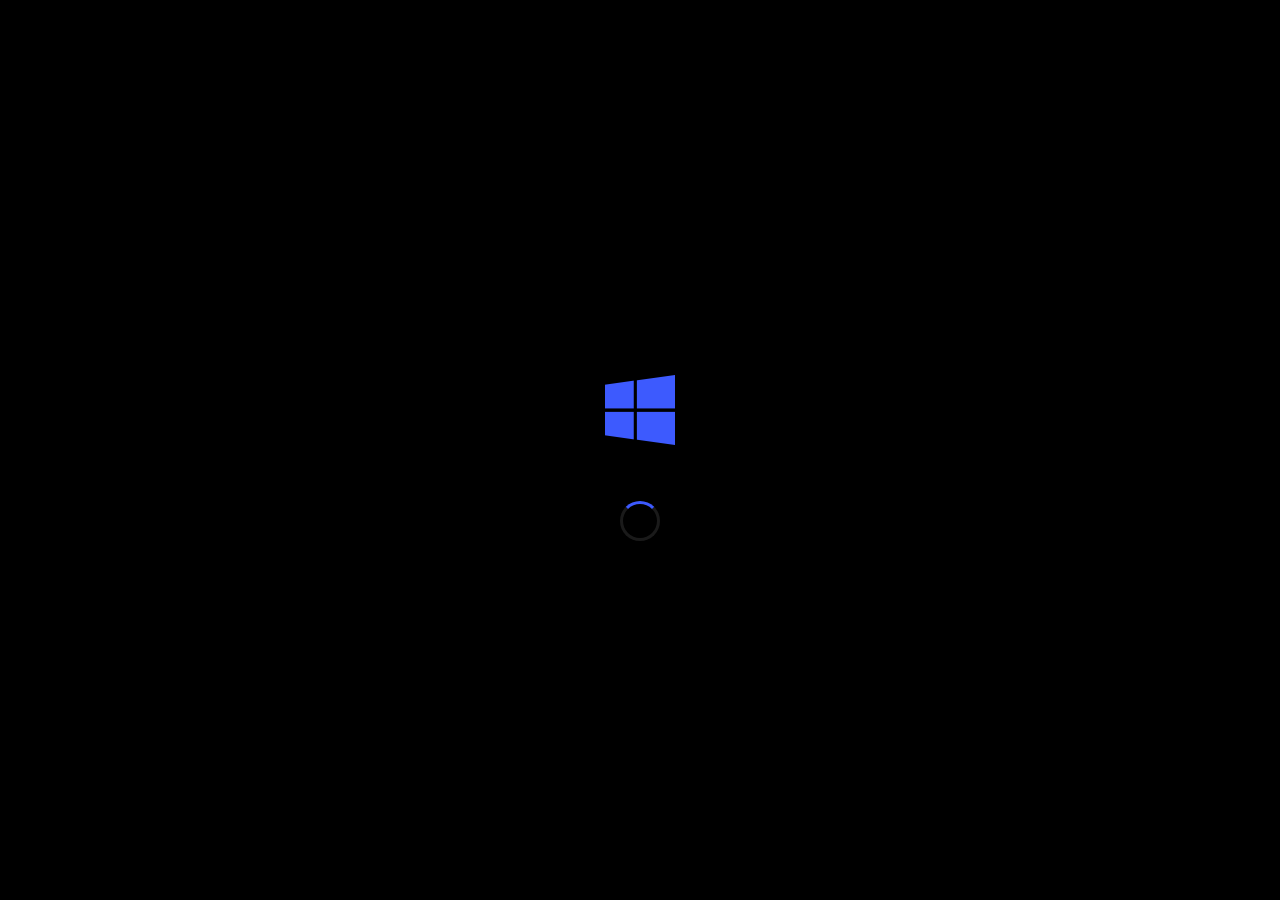
<file: os/index.html>
<!DOCTYPE html>
<html lang="en">

<head>
    <meta charset="UTF-8">
    <meta name="viewport" content="width=device-width, initial-scale=1.0">
    <meta name="description"
        content="OS Simulator — A fully interactive browser-based operating system simulation built with HTML, CSS, and JavaScript.">
    <title>OS Simulator</title>

    <!-- Fonts -->
    <link rel="preconnect" href="https://fonts.googleapis.com">
    <link rel="preconnect" href="https://fonts.gstatic.com" crossorigin>
    <link href="https://fonts.googleapis.com/css2?family=Outfit:wght@300;400;500;600;700&display=swap" rel="stylesheet">

    <!-- Icons -->
    <link rel="stylesheet" href="https://cdnjs.cloudflare.com/ajax/libs/font-awesome/6.4.0/css/all.min.css">

    <!-- CSS (ordered: variables → base → components → ui → apps → themes) -->
    <link rel="stylesheet" href="css/variables.css">
    <link rel="stylesheet" href="css/style.css">
    <link rel="stylesheet" href="css/components.css">
    <link rel="stylesheet" href="css/ui.css">
    <link rel="stylesheet" href="css/apps.css">
    <link rel="stylesheet" href="css/themes.css">
</head>

<body>
    <!-- ===================== BOOT SCREEN ===================== -->
    <div id="bootScreen" class="boot-screen">
        <div class="boot-logo">
            <i class="fab fa-windows"></i>
        </div>
        <div class="boot-spinner"></div>
    </div>

    <!-- ===================== DESKTOP ===================== -->
    <div id="desktop">

        <!-- Taskbar -->
        <div id="taskbar">
            <div class="taskbar-left">
                <button id="startButton" class="start-button">
                    <i class="fab fa-windows"></i>
                    <span>Start</span>
                </button>
                <div class="quick-launch">
                    <button class="quick-launch-btn" data-app="terminal" title="Terminal"><i
                            class="fas fa-terminal"></i></button>
                    <button class="quick-launch-btn" data-app="filemanager" title="File Manager"><i
                            class="fas fa-folder"></i></button>
                    <button class="quick-launch-btn" data-app="editor" title="Notepad"><i
                            class="fas fa-edit"></i></button>
                    <button class="quick-launch-btn" data-app="browser" title="Browser"><i
                            class="fas fa-globe"></i></button>
                    <button class="quick-launch-btn" data-app="xampp" title="XAMPP Control Panel"><i
                            class="fas fa-server"></i></button>
                    <button class="quick-launch-btn" data-app="mysql" title="phpMyAdmin"><i
                            class="fas fa-database"></i></button>
                </div>
            </div>

            <div class="taskbar-center">
                <div class="window-list" id="windowList"></div>
            </div>

            <div class="taskbar-right">
                <div class="system-tray">
                    <button class="tray-icon" id="trayNetwork" title="Network"><i class="fas fa-wifi"></i></button>
                    <button class="tray-icon" id="trayVolume" title="Volume"><i class="fas fa-volume-up"></i></button>
                    <button class="tray-icon" id="trayBattery" title="Battery"><i
                            class="fas fa-battery-three-quarters"></i></button>
                </div>
                <div id="systemDateTime" class="datetime-display">
                    <div id="systemTime">00:00</div>
                    <div id="systemDate">01/01/2026</div>
                </div>
                <button id="showDesktopBtn" class="show-desktop-btn" title="Show Desktop"></button>
            </div>
        </div>

        <!-- Start Menu -->
        <div id="startMenu" class="start-menu">
            <div class="start-menu-sidebar">
                <div class="sidebar-top">
                    <button class="sidebar-btn" title="Settings" id="settingsBtn"><i class="fas fa-cog"></i></button>
                    <button class="sidebar-btn" title="Documents" data-app="filemanager"
                        data-path="/home/user/Documents"><i class="fas fa-file-alt"></i></button>
                    <button class="sidebar-btn" title="Pictures" data-app="filemanager"
                        data-path="/home/user/Pictures"><i class="fas fa-image"></i></button>
                </div>
                <div class="sidebar-bottom">
                    <button class="sidebar-btn" title="User" id="userMenuBtn"><i
                            class="fas fa-user-circle"></i></button>
                    <button class="sidebar-btn shutdown-trigger" title="Power" id="powerBtn"><i
                            class="fas fa-power-off"></i></button>
                </div>
            </div>

            <div class="start-menu-apps">
                <div class="search-box">
                    <i class="fas fa-search"></i>
                    <input type="text" id="startMenuSearch" placeholder="Type here to search...">
                </div>
                <div class="apps-list">
                    <div class="app-group">
                        <div class="menu-item" data-app="terminal"><i
                                class="fas fa-terminal app-icon-terminal"></i><span>Command Prompt</span></div>
                        <div class="menu-item" data-app="filemanager"><i
                                class="fas fa-folder app-icon-folder"></i><span>File Explorer</span></div>
                        <div class="menu-item" data-app="editor"><i
                                class="fas fa-edit app-icon-editor"></i><span>Notepad</span></div>
                        <div class="menu-item" data-app="calculator"><i
                                class="fas fa-calculator app-icon-calc"></i><span>Calculator</span></div>
                        <div class="menu-item" data-app="browser"><i class="fas fa-globe app-icon-browser"></i><span>Web
                                Browser</span></div>
                        <div class="menu-item" data-app="paint"><i
                                class="fas fa-paint-brush app-icon-paint"></i><span>Paint</span></div>
                        <div class="menu-item" data-app="taskmanager"><i
                                class="fas fa-tasks app-icon-tasks"></i><span>Task Manager</span></div>
                        <div class="menu-item" data-app="xampp"><i class="fas fa-server"
                                style="color:#e25822"></i><span>XAMPP Control Panel</span></div>
                        <div class="menu-item" data-app="mysql"><i class="fas fa-database"
                                style="color:#e88c00"></i><span>phpMyAdmin</span></div>
                        <div class="menu-item" data-app="recyclebin"><i
                                class="fas fa-trash app-icon-trash"></i><span>Recycle Bin</span></div>
                    </div>
                </div>
            </div>

            <!-- Power sub-menu -->
            <div id="powerMenu" class="sub-menu">
                <div class="menu-item" id="shutdownBtn"><i class="fas fa-power-off"></i> Shut down</div>
                <div class="menu-item" id="rebootBtn"><i class="fas fa-sync"></i> Restart</div>
            </div>
        </div>

        <!-- Desktop Icons -->
        <div class="desktop-icons">
            <div class="desktop-icon" data-app="filemanager" data-path="C:"><i class="fas fa-desktop"></i><span>This
                    PC</span></div>
            <div class="desktop-icon" data-app="filemanager" data-path="/home/user/Documents"><i
                    class="fas fa-file-alt"></i><span>Documents</span></div>
            <div class="desktop-icon" data-app="recyclebin"><i class="fas fa-trash"></i><span>Recycle Bin</span></div>
            <div class="desktop-icon" data-app="terminal"><i class="fas fa-terminal"></i><span>CMD</span></div>
            <div class="desktop-icon" data-app="browser"><i class="fas fa-globe"></i><span>Browser</span></div>
            <div class="desktop-icon" data-app="paint"><i class="fas fa-paint-brush"></i><span>Paint</span></div>
            <div class="desktop-icon" data-app="xampp"><i class="fas fa-server"
                    style="color:#e25822"></i><span>XAMPP</span></div>
            <div class="desktop-icon" data-app="mysql"><i class="fas fa-database"
                    style="color:#e88c00"></i><span>phpMyAdmin</span></div>
        </div>

        <!-- Context Menu -->
        <div id="contextMenu" class="context-menu">
            <div class="menu-item" id="ctxRefresh"><i class="fas fa-sync"></i> Refresh</div>
            <hr>
            <div class="menu-item" id="ctxNewFolder"><i class="fas fa-folder-plus"></i> New Folder</div>
            <div class="menu-item" id="ctxNewFile"><i class="fas fa-file-medical"></i> New Text Document</div>
            <hr>
            <div class="menu-item" id="ctxPersonalize"><i class="fas fa-palette"></i> Personalize</div>
        </div>

        <!-- Notifications -->
        <div id="notifications" class="notifications-container"></div>

        <!-- Quick Settings -->
        <div id="quickSettings" class="quick-settings">
            <div class="qs-grid">
                <div class="qs-item active" id="qsWifi">
                    <div class="qs-icon"><i class="fas fa-wifi"></i></div>
                    <span>WiFi</span>
                </div>
                <div class="qs-item active" id="qsBluetooth">
                    <div class="qs-icon"><i class="fas fa-bluetooth"></i></div>
                    <span>Bluetooth</span>
                </div>
                <div class="qs-item" id="qsAirplane">
                    <div class="qs-icon"><i class="fas fa-plane"></i></div>
                    <span>Airplane</span>
                </div>
                <div class="qs-item active" id="qsBatterySaver">
                    <div class="qs-icon"><i class="fas fa-leaf"></i></div>
                    <span>Battery Saver</span>
                </div>
            </div>
            <div class="qs-sliders">
                <div class="qs-slider-item">
                    <i class="fas fa-volume-up"></i>
                    <input type="range" id="volumeSlider" min="0" max="100" value="70">
                </div>
                <div class="qs-slider-item">
                    <i class="fas fa-sun"></i>
                    <input type="range" id="brightnessSlider" min="0" max="100" value="90">
                </div>
            </div>
            <div class="qs-footer">
                <div class="qs-battery-info">
                    <i class="fas fa-battery-three-quarters"></i> 82%
                </div>
                <div class="qs-settings-btn" id="qsSettingsBtn">
                    <i class="fas fa-cog"></i>
                </div>
            </div>
        </div>

        <!-- Windows are injected here -->
        <div id="windowsContainer"></div>
    </div>

    <!-- ===================== SHARED WINDOW TEMPLATE ===================== -->
    <template id="windowTemplate">
        <div class="window">
            <div class="window-header">
                <div class="window-title">
                    <i class="window-icon"></i>
                    <span class="window-name"></span>
                </div>
                <div class="window-controls">
                    <button class="window-control minimize" title="Minimize"><i class="fas fa-minus"></i></button>
                    <button class="window-control maximize" title="Maximize"><i class="fas fa-expand"></i></button>
                    <button class="window-control close" title="Close"><i class="fas fa-times"></i></button>
                </div>
            </div>
            <div class="window-content">
                <!-- Application content injected here -->
            </div>
        </div>
    </template>

    <!-- ===================== MODALS ===================== -->

    <!-- Theme Switcher -->
    <div id="themeSwitcherModal">
        <div class="modal-content">
            <div class="modal-header">
                <h3>Choose Theme</h3>
                <span class="close">&times;</span>
            </div>
            <div class="modal-body">
                <div class="theme-grid">
                    <div class="theme-option" data-theme="default">
                        <div class="theme-preview default-theme">
                            <div class="preview-desktop"></div>
                            <div class="preview-taskbar"></div>
                        </div>
                        <h4>Default</h4>
                        <p>Purple gradient theme</p>
                    </div>
                    <div class="theme-option" data-theme="dark">
                        <div class="theme-preview dark-theme">
                            <div class="preview-desktop"></div>
                            <div class="preview-taskbar"></div>
                        </div>
                        <h4>Dark</h4>
                        <p>Dark mode for night use</p>
                    </div>
                    <div class="theme-option" data-theme="light">
                        <div class="theme-preview light-theme">
                            <div class="preview-desktop"></div>
                            <div class="preview-taskbar"></div>
                        </div>
                        <h4>Light</h4>
                        <p>Bright and clean</p>
                    </div>
                    <div class="theme-option" data-theme="ocean">
                        <div class="theme-preview ocean-theme">
                            <div class="preview-desktop"></div>
                            <div class="preview-taskbar"></div>
                        </div>
                        <h4>Ocean</h4>
                        <p>Calm blue tones</p>
                    </div>
                    <div class="theme-option" data-theme="forest">
                        <div class="theme-preview forest-theme">
                            <div class="preview-desktop"></div>
                            <div class="preview-taskbar"></div>
                        </div>
                        <h4>Forest</h4>
                        <p>Natural green tones</p>
                    </div>
                </div>
                <div class="theme-settings">
                    <h4>Theme Settings</h4>
                    <div class="setting-item">
                        <label><input type="checkbox" id="autoThemeSwitch"> Auto-switch theme based on time</label>
                    </div>
                    <div class="setting-item">
                        <label><input type="checkbox" id="smoothTransitions" checked> Enable smooth transitions</label>
                    </div>
                </div>
            </div>
        </div>
    </div>

    <!-- System Info -->
    <div id="systemInfoModal">
        <div class="modal-content">
            <div class="modal-header">
                <h3>System Information</h3>
                <span class="close">&times;</span>
            </div>
            <div class="modal-body">
                <h4 style="color: var(--text-bright); margin-bottom: 8px;">OS Simulator v1.0</h4>
                <p style="color: var(--text-dim); margin-bottom: 20px;">A complete operating system simulator built with
                    PHP and JavaScript.</p>
                <div style="color: var(--text-muted); font-size: 13px; line-height: 2;">
                    <strong style="color: var(--text-main);">Available Commands:</strong><br>
                    <code>ls / dir</code> — List directory &nbsp; <code>cd</code> — Change directory<br>
                    <code>mkdir</code> — Create directory &nbsp; <code>touch</code> — Create file<br>
                    <code>cat</code> — Read file &nbsp; <code>ps</code> — List processes<br>
                    <code>kill</code> — Kill process &nbsp; <code>free</code> — Memory info<br>
                    <code>df</code> — Disk info &nbsp; <code>help</code> — Show all commands
                </div>
                <hr style="border-color: rgba(255,255,255,0.05); margin: 15px 0;">
                <div style="color: var(--text-muted); font-size: 13px; line-height: 1.8;">
                    <strong style="color: var(--text-main); display: block; margin-bottom: 12px; font-size: 14px;">
                        <i class="fab fa-windows" style="margin-right: 8px; color: var(--accent-blue);"></i>
                        Windows 11 Edition Shortcuts
                    </strong>
                    <div
                        style="display: grid; grid-template-columns: repeat(auto-fill, minmax(260px, 1fr)); gap: 8px 24px;">
                        <div><code>Win</code> / <code>Ctrl + Esc</code> — Start Menu</div>
                        <div><code>Win + W</code> — Widgets Panel</div>
                        <div><code>Win + Z</code> — Snap Layouts Menu</div>
                        <div><code>Win + N</code> — Calendar & Notifications</div>
                        <div><code>Win + C</code> — Teams Chat</div>
                        <div><code>Win + A</code> — Quick Settings</div>
                        <div><code>Win + S</code> / <code>Q</code> — Windows Search</div>
                        <div><code>Win + E</code> / <code>Alt + E</code> — File Explorer</div>
                        <div><code>Win + R</code> — Run Dialog</div>
                        <div><code>Win + D</code> / <code>Alt + D</code> — Show/Hide Desktop</div>
                        <div><code>Win + M</code> — Minimize All Windows</div>
                        <div><code>Win + Shift + M</code> — Restore Minimized</div>
                        <div><code>Win + L</code> / <code>Alt + L</code> — Lock Computer</div>
                        <div><code>Win + X</code> — Power Options Menu</div>
                        <div><code>Win + V</code> — Clipboard History</div>
                        <div><code>Win + H</code> — Voice Dictation</div>
                        <div><code>Win + K</code> — Cast Settings</div>
                        <div><code>Win + P</code> — Project Settings</div>
                        <div><code>Win + T</code> — Cycle Taskbar Apps</div>
                        <div><code>Win + .</code> — Emoji & GIF Panel</div>
                        <div><code>Win + Alt + &uarr;</code> / <code>&darr;</code> — Snap Top/Bottom</div>
                        <div><code>Win + Ctrl + Shift + B</code> — Graphics Reset</div>
                        <div><code>Win + PrtScn</code> — Desktop Screenshot</div>
                        <div><code>Win + Tab</code> — Task View</div>
                        <div><code>Alt + F4</code> / <code>Ctrl + W</code> — Close Window</div>
                        <div><code>Ctrl + Shift + Esc</code> — Task Manager</div>
                        <div><code>F1</code> — System Help</div>
                        <div><code>F2</code> — Rename Selected</div>
                        <div><code>F3</code> — Search Search</div>
                        <div><code>F5</code> — Refresh Desktop</div>
                        <div><code>F11</code> — Fullscreen Mode</div>
                        <div><code>Win + &uarr;</code> / <code>&darr;</code> — Maximize/Minimize</div>
                        <div><code>Win + &larr;</code> / <code>&rarr;</code> — Snap Side</div>
                        <div><code>Alt + Tab</code> — Switch Windows</div>
                        <div><code>Alt + Space</code> — Window System Menu</div>
                    </div>
                </div>
            </div>
        </div>
    </div>

    <!-- User Management -->
    <div id="userManagementModal">
        <div class="modal-content">
            <div class="modal-header">
                <h3>User Management</h3>
                <span class="close">&times;</span>
            </div>
            <div class="modal-body">
                <div class="user-management-tabs">
                    <button class="tab-btn active" data-tab="current-user">Current User</button>
                    <button class="tab-btn" data-tab="change-password">Change Password</button>
                    <button class="tab-btn" data-tab="all-users">All Users</button>
                </div>
                <div class="tab-content">
                    <div class="tab-pane active" id="currentUserTab">
                        <div class="user-info-display">
                            <div class="info-item"><span class="info-label">Username:</span><span class="info-value"
                                    id="displayUsername">-</span></div>
                            <div class="info-item"><span class="info-label">Role:</span><span class="info-value"
                                    id="displayRole">-</span></div>
                            <div class="info-item"><span class="info-label">Login Time:</span><span class="info-value"
                                    id="displayLoginTime">-</span></div>
                        </div>
                    </div>
                    <div class="tab-pane" id="changePasswordTab">
                        <form id="changePasswordForm">
                            <div class="form-group">
                                <label for="currentPassword">Current Password:</label>
                                <input type="password" id="currentPassword" required>
                            </div>
                            <div class="form-group">
                                <label for="newPasswordForm">New Password:</label>
                                <input type="password" id="newPasswordForm" required minlength="6">
                                <small>Minimum 6 characters</small>
                            </div>
                            <div class="form-group">
                                <label for="confirmNewPassword">Confirm New Password:</label>
                                <input type="password" id="confirmNewPassword" required>
                            </div>
                            <div class="form-actions">
                                <button type="submit" class="btn btn-primary">Change Password</button>
                            </div>
                        </form>
                    </div>
                    <div class="tab-pane" id="allUsersTab">
                        <table class="user-table">
                            <thead>
                                <tr>
                                    <th>Username</th>
                                    <th>Role</th>
                                    <th>Created</th>
                                    <th>Last Login</th>
                                </tr>
                            </thead>
                            <tbody id="userTableBody">
                                <tr>
                                    <td colspan="4" class="loading-row">Loading users...</td>
                                </tr>
                            </tbody>
                        </table>
                    </div>
                </div>
            </div>
        </div>
    </div>

    <!-- ===================== SCRIPT ===================== -->
    <script type="module" src="js/app.js?v=2"></script>
</body>

</html>
</file>
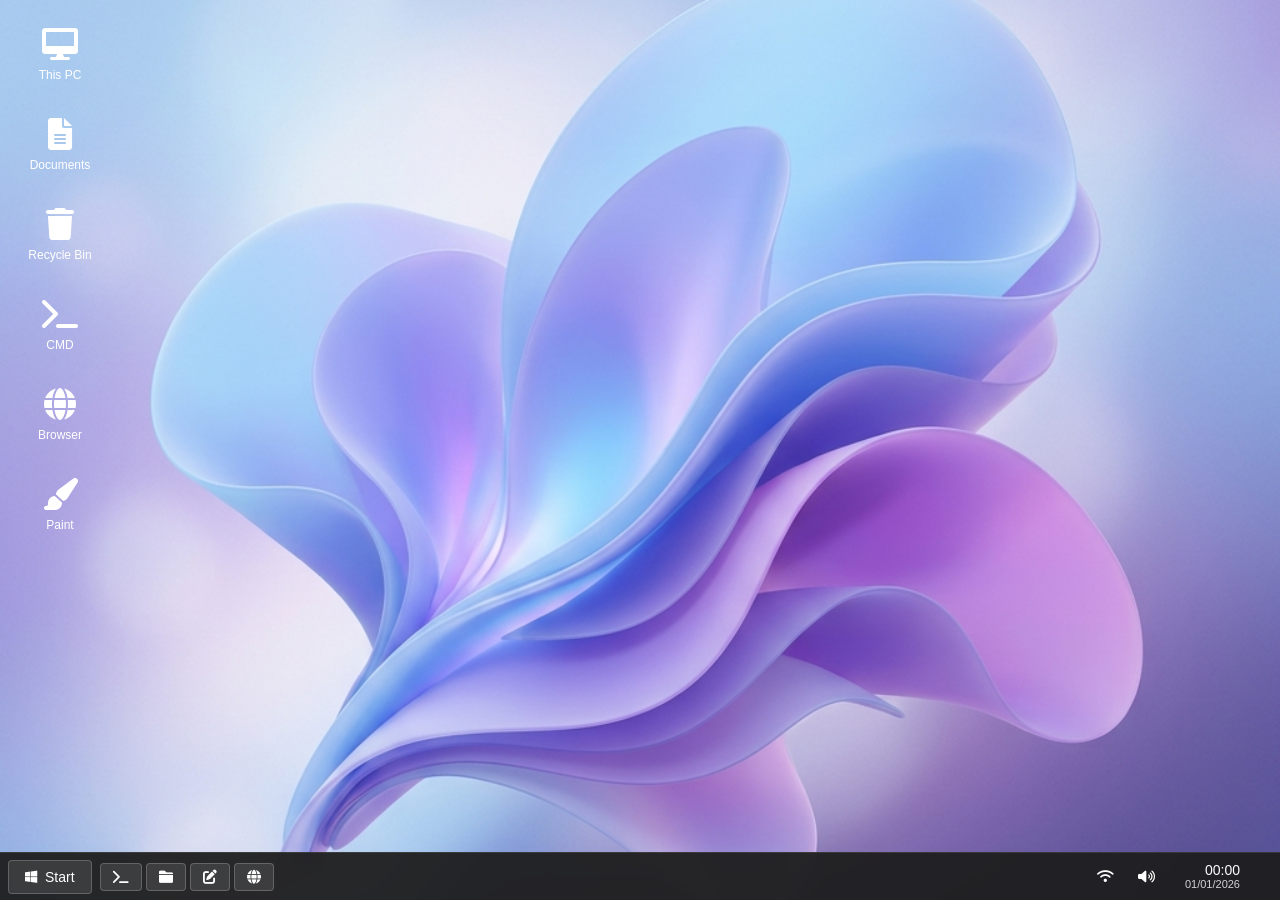
<file: SIMULATOR (1)/os/index.html>
<!DOCTYPE html>
<html lang="en">

<head>
    <meta charset="UTF-8">
    <meta name="viewport" content="width=device-width, initial-scale=1.0">
    <title>OS Simulator</title>
    <link rel="stylesheet" href="css/style.css">
    <link rel="stylesheet" href="css/themes.css">
    <link href="https://cdnjs.cloudflare.com/ajax/libs/font-awesome/6.0.0/css/all.min.css" rel="stylesheet">
</head>

<body>
    <div id="desktop">
        <!-- Taskbar -->
        <div id="taskbar">
            <div class="taskbar-left">
                <button id="startButton" class="start-button">
                    <i class="fab fa-windows"></i>
                    <span>Start</span>
                </button>
                <div class="quick-launch">
                    <button class="quick-launch-btn" data-app="terminal">
                        <i class="fas fa-terminal"></i>
                    </button>
                    <button class="quick-launch-btn" data-app="filemanager">
                        <i class="fas fa-folder"></i>
                    </button>
                    <button class="quick-launch-btn" data-app="editor">
                        <i class="fas fa-edit"></i>
                    </button>
                    <button class="quick-launch-btn" data-app="browser">
                        <i class="fas fa-globe"></i>
                    </button>
                </div>
            </div>
            <div class="taskbar-center">
                <div class="window-list" id="windowList"></div>
            </div>
            <div class="taskbar-right">
                <div class="system-tray">
                    <button class="tray-icon" title="WiFi">
                        <i class="fas fa-wifi"></i>
                    </button>
                    <button class="tray-icon" title="Volume">
                        <i class="fas fa-volume-up"></i>
                    </button>
                </div>
                <div class="system-info">
                    <div id="systemDateTime" class="datetime-display">
                        <div id="systemTime">00:00</div>
                        <div id="systemDate">01/01/2026</div>
                    </div>
                </div>
                <button id="showDesktopBtn" class="show-desktop-btn" title="Show Desktop"></button>
            </div>
        </div>

        <!-- Start Menu -->
        <div id="startMenu" class="start-menu">
            <div class="start-menu-sidebar">
                <div class="sidebar-top">
                    <button class="sidebar-btn" title="Settings" id="settingsBtn">
                        <i class="fas fa-cog"></i>
                    </button>
                    <button class="sidebar-btn" title="Documents" data-app="filemanager"
                        data-path="/home/user/Documents">
                        <i class="fas fa-file-alt"></i>
                    </button>
                    <button class="sidebar-btn" title="Pictures" data-app="filemanager" data-path="/home/user/Pictures">
                        <i class="fas fa-image"></i>
                    </button>
                </div>
                <div class="sidebar-bottom">
                    <button class="sidebar-btn" title="User" id="userMenuBtn">
                        <i class="fas fa-user-circle"></i>
                    </button>
                    <button class="sidebar-btn shutdown-trigger" title="Power" id="powerBtn">
                        <i class="fas fa-power-off"></i>
                    </button>
                </div>
            </div>
            <div class="start-menu-apps">
                <div class="search-box">
                    <i class="fas fa-search"></i>
                    <input type="text" placeholder="Type here to search" id="startMenuSearch">
                </div>
                <div class="apps-list">
                    <div class="app-group">
                        <div class="menu-item" data-app="terminal">
                            <i class="fas fa-terminal app-icon-terminal"></i>
                            <span>Command Prompt</span>
                        </div>
                        <div class="menu-item" data-app="filemanager">
                            <i class="fas fa-folder app-icon-folder"></i>
                            <span>File Explorer</span>
                        </div>
                        <div class="menu-item" data-app="editor">
                            <i class="fas fa-edit app-icon-editor"></i>
                            <span>Notepad</span>
                        </div>
                        <div class="menu-item" data-app="calculator">
                            <i class="fas fa-calculator app-icon-calc"></i>
                            <span>Calculator</span>
                        </div>
                        <div class="menu-item" data-app="browser">
                            <i class="fas fa-globe app-icon-browser"></i>
                            <span>Web Browser</span>
                        </div>
                        <div class="menu-item" data-app="paint">
                            <i class="fas fa-paint-brush app-icon-paint"></i>
                            <span>Paint</span>
                        </div>
                        <div class="menu-item" data-app="taskmanager">
                            <i class="fas fa-tasks app-icon-tasks"></i>
                            <span>Task Manager</span>
                        </div>
                        <div class="menu-item" data-app="recyclebin">
                            <i class="fas fa-trash app-icon-trash"></i>
                            <span>Recycle Bin</span>
                        </div>
                    </div>
                </div>
            </div>
            <div id="powerMenu" class="sub-menu">
                <div class="menu-item" id="shutdownBtn"><i class="fas fa-power-off"></i> Shut down</div>
                <div class="menu-item" id="rebootBtn"><i class="fas fa-sync"></i> Restart</div>
            </div>
        </div>

        <!-- Desktop Icons -->
        <div class="desktop-icons">
            <div class="desktop-icon" data-app="filemanager" data-path="C:">
                <i class="fas fa-desktop"></i>
                <span>This PC</span>
            </div>
            <div class="desktop-icon" data-app="filemanager" data-path="/home/user/Documents">
                <i class="fas fa-file-alt"></i>
                <span>Documents</span>
            </div>
            <div class="desktop-icon" data-app="recyclebin">
                <i class="fas fa-trash"></i>
                <span>Recycle Bin</span>
            </div>
            <div class="desktop-icon" data-app="terminal">
                <i class="fas fa-terminal"></i>
                <span>CMD</span>
            </div>
            <div class="desktop-icon" data-app="browser">
                <i class="fas fa-globe"></i>
                <span>Browser</span>
            </div>
            <div class="desktop-icon" data-app="paint">
                <i class="fas fa-paint-brush"></i>
                <span>Paint</span>
            </div>
        </div>

        <!-- Right Click Menu -->
        <div id="contextMenu" class="context-menu">
            <div class="menu-item" id="ctxRefresh"><i class="fas fa-sync"></i> Refresh</div>
            <hr>
            <div class="menu-item" id="ctxNewFolder"><i class="fas fa-folder-plus"></i> New Folder</div>
            <div class="menu-item" id="ctxNewFile"><i class="fas fa-file-plus"></i> New Text Document</div>
            <hr>
            <div class="menu-item" id="ctxPersonalize"><i class="fas fa-palette"></i> Personalize</div>
        </div>

        <!-- Notifications Container -->
        <div id="notifications" class="notifications-container"></div>

        <!-- Windows Container -->
        <div id="windowsContainer"></div>
    </div>

    <!-- Window Templates -->
    <template id="windowTemplate">
        <div class="window">
            <div class="window-header">
                <div class="window-title">
                    <i class="window-icon"></i>
                    <span class="window-name"></span>
                </div>
                <div class="window-controls">
                    <button class="window-control minimize">
                        <i class="fas fa-minus"></i>
                    </button>
                    <button class="window-control maximize">
                        <i class="fas fa-expand"></i>
                    </button>
                    <button class="window-control close">
                        <i class="fas fa-times"></i>
                    </button>
                </div>
            </div>
            <div class="window-content">
                <!-- Content will be dynamically inserted -->
            </div>
        </div>
    </template>

    <!-- Terminal Template -->
    <template id="terminalTemplate">
        <div class="terminal">
            <div class="terminal-header">
                <div class="terminal-info">
                    <span class="terminal-user">user@os-simulator</span>
                    <span class="terminal-path">~</span>
                </div>
            </div>
            <div class="terminal-body">
                <div class="terminal-output" id="terminalOutput"></div>
                <div class="terminal-input-line">
                    <span class="terminal-prompt">$</span>
                    <input type="text" class="terminal-input" id="terminalInput" autofocus>
                </div>
            </div>
        </div>
    </template>

    <!-- File Manager Template -->
    <template id="fileManagerTemplate">
        <div class="file-manager">
            <div class="file-manager-toolbar">
                <div class="toolbar-group">
                    <button class="toolbar-btn" id="backBtn">
                        <i class="fas fa-arrow-left"></i>
                    </button>
                    <button class="toolbar-btn" id="upBtn">
                        <i class="fas fa-arrow-up"></i>
                    </button>
                    <button class="toolbar-btn" id="refreshBtn">
                        <i class="fas fa-sync"></i>
                    </button>
                </div>
                <div class="toolbar-group">
                    <input type="text" class="path-input" id="pathInput" readonly>
                </div>
                <div class="toolbar-group">
                    <button class="toolbar-btn" id="newFolderBtn">
                        <i class="fas fa-folder-plus"></i>
                        New Folder
                    </button>
                    <button class="toolbar-btn" id="newFileBtn">
                        <i class="fas fa-file-plus"></i>
                        New File
                    </button>
                </div>
            </div>
            <div class="file-manager-content">
                <div class="file-list" id="fileList"></div>
            </div>
        </div>
    </template>

    <!-- Task Manager Template -->
    <template id="taskManagerTemplate">
        <div class="task-manager">
            <div class="task-manager-tabs">
                <button class="tab-btn active" data-tab="processes">Processes</button>
                <button class="tab-btn" data-tab="memory">Memory</button>
                <button class="tab-btn" data-tab="performance">Performance</button>
            </div>
            <div class="task-manager-toolbar">
                <button class="toolbar-btn" id="newProcessBtn">
                    <i class="fas fa-plus"></i>
                    New Process
                </button>
                <button class="toolbar-btn" id="killProcessBtn">
                    <i class="fas fa-times"></i>
                    Kill Process
                </button>
                <button class="toolbar-btn" id="refreshProcessesBtn">
                    <i class="fas fa-sync"></i>
                    Refresh
                </button>
            </div>
            <div class="tab-content">
                <div class="tab-pane active" id="processesTab">
                    <table class="process-table">
                        <thead>
                            <tr>
                                <th>PID</th>
                                <th>Name</th>
                                <th>Type</th>
                                <th>State</th>
                                <th>Memory</th>
                                <th>CPU</th>
                                <th>Time</th>
                            </tr>
                        </thead>
                        <tbody id="processTableBody"></tbody>
                    </table>
                </div>
                <div class="tab-pane" id="memoryTab">
                    <div class="memory-info">
                        <div class="memory-chart">
                            <div class="memory-bar">
                                <div class="memory-used" id="memoryUsedBar"></div>
                            </div>
                            <div class="memory-stats">
                                <div class="stat">
                                    <span class="stat-label">Total:</span>
                                    <span class="stat-value" id="totalMemory">-</span>
                                </div>
                                <div class="stat">
                                    <span class="stat-label">Used:</span>
                                    <span class="stat-value" id="usedMemory">-</span>
                                </div>
                                <div class="stat">
                                    <span class="stat-label">Free:</span>
                                    <span class="stat-value" id="freeMemory">-</span>
                                </div>
                            </div>
                        </div>
                    </div>
                </div>
                <div class="tab-pane" id="performanceTab">
                    <div class="performance-charts">
                        <div class="chart-container">
                            <h4>CPU Usage</h4>
                            <div class="chart-placeholder">
                                <i class="fas fa-chart-area"></i>
                                <p>Performance monitoring coming soon...</p>
                            </div>
                        </div>
                        <div class="chart-container">
                            <h4>Memory Usage</h4>
                            <div class="chart-placeholder">
                                <i class="fas fa-chart-area"></i>
                                <p>Performance monitoring coming soon...</p>
                            </div>
                        </div>
                    </div>
                </div>
            </div>
        </div>
    </template>

    <!-- System Monitor Template -->
    <template id="monitorTemplate">
        <div class="system-monitor">
            <div class="monitor-grid">
                <div class="monitor-card">
                    <h3>System Information</h3>
                    <div class="info-grid">
                        <div class="info-item">
                            <span class="info-label">Uptime:</span>
                            <span class="info-value" id="uptimeValue">-</span>
                        </div>
                        <div class="info-item">
                            <span class="info-label">Processes:</span>
                            <span class="info-value" id="processCountValue">-</span>
                        </div>
                        <div class="info-item">
                            <span class="info-label">Current Directory:</span>
                            <span class="info-value" id="currentDirValue">-</span>
                        </div>
                    </div>
                </div>

                <div class="monitor-card">
                    <h3>Memory Usage</h3>
                    <div class="progress-bar">
                        <div class="progress-fill" id="memoryProgress"></div>
                    </div>
                    <div class="progress-text" id="memoryProgressText">0%</div>
                </div>

                <div class="monitor-card">
                    <h3>Disk Usage</h3>
                    <div class="progress-bar">
                        <div class="progress-fill" id="diskProgress"></div>
                    </div>
                    <div class="progress-text" id="diskProgressText">0%</div>
                </div>

                <div class="monitor-card">
                    <h3>File System</h3>
                    <div class="filesystem-tree" id="filesystemTree"></div>
                </div>
            </div>
        </div>
    </template>

    <!-- Calculator Template -->
    <template id="calculatorTemplate">
        <div class="calculator">
            <div class="calc-display">
                <input type="text" id="calcInput" readonly value="0">
            </div>
            <div class="calc-buttons">
                <button class="calc-btn clear">C</button>
                <button class="calc-btn back">CE</button>
                <button class="calc-btn op">/</button>
                <button class="calc-btn op">*</button>
                <button class="calc-btn num">7</button>
                <button class="calc-btn num">8</button>
                <button class="calc-btn num">9</button>
                <button class="calc-btn op">-</button>
                <button class="calc-btn num">4</button>
                <button class="calc-btn num">5</button>
                <button class="calc-btn num">6</button>
                <button class="calc-btn op">+</button>
                <button class="calc-btn num">1</button>
                <button class="calc-btn num">2</button>
                <button class="calc-btn num">3</button>
                <button class="calc-btn equals">=</button>
                <button class="calc-btn num zero">0</button>
                <button class="calc-btn num">.</button>
            </div>
        </div>
    </template>

    <!-- Browser Template -->
    <template id="browserTemplate">
        <div class="browser">
            <div class="browser-navbar">
                <div class="nav-controls">
                    <button id="browserBackBtn"><i class="fas fa-arrow-left"></i></button>
                    <button id="browserForwardBtn"><i class="fas fa-arrow-right"></i></button>
                    <button id="browserRefreshBtn"><i class="fas fa-sync"></i></button>
                </div>
                <div class="address-bar">
                    <i class="fas fa-lock"></i>
                    <input type="text" id="browserUrl" value="https://www.google.com">
                </div>
            </div>
            <div class="browser-viewport">
                <iframe id="browserIframe" src="https://www.google.com/search?igu=1" frameborder="0"></iframe>
            </div>
        </div>
    </template>

    <!-- Paint Template -->
    <template id="paintTemplate">
        <div class="paint">
            <div class="paint-toolbar">
                <input type="color" id="paintColor" value="#000000">
                <input type="range" id="paintBrush" min="1" max="50" value="5">
                <button id="paintClear"><i class="fas fa-trash-alt"></i> Clear</button>
                <button id="paintSave"><i class="fas fa-save"></i> Save</button>
            </div>
            <div class="paint-canvas-container">
                <canvas id="paintCanvas"></canvas>
            </div>
        </div>
    </template>

    <!-- Task Manager Template -->
    <template id="taskManagerTemplate">
        <div class="taskmanager">
            <div class="tm-stats">
                <div class="tm-stat">
                    <span>CPU</span>
                    <div class="tm-progress">
                        <div id="tmCpu" class="tm-bar" style="width: 25%;"></div>
                    </div>
                    <small id="tmCpuText">25%</small>
                </div>
                <div class="tm-stat">
                    <span>RAM</span>
                    <div class="tm-progress">
                        <div id="tmRam" class="tm-bar" style="width: 42%;"></div>
                    </div>
                    <small id="tmRamText">4.2 GB / 16 GB</small>
                </div>
            </div>
            <table class="tm-table">
                <thead>
                    <tr>
                        <th>Process Name</th>
                        <th>PID</th>
                        <th>Status</th>
                        <th>Action</th>
                    </tr>
                </thead>
                <tbody id="tmProcessList">
                    <!-- Processes will be listed here -->
                </tbody>
            </table>
        </div>
    </template>

    <!-- Theme Switcher Modal -->
    <div id="themeSwitcherModal" class="modal">
        <div class="modal-content">
            <div class="modal-header">
                <h3>Choose Theme</h3>
                <span class="close">&times;</span>
            </div>
            <div class="modal-body">
                <div class="theme-grid">
                    <div class="theme-option" data-theme="default">
                        <div class="theme-preview default-theme">
                            <div class="preview-desktop"></div>
                            <div class="preview-taskbar"></div>
                        </div>
                        <h4>Default</h4>
                        <p>Original purple gradient theme</p>
                    </div>

                    <div class="theme-option" data-theme="dark">
                        <div class="theme-preview dark-theme">
                            <div class="preview-desktop"></div>
                            <div class="preview-taskbar"></div>
                        </div>
                        <h4>Dark</h4>
                        <p>Dark mode for night usage</p>
                    </div>

                    <div class="theme-option" data-theme="light">
                        <div class="theme-preview light-theme">
                            <div class="preview-desktop"></div>
                            <div class="preview-taskbar"></div>
                        </div>
                        <h4>Light</h4>
                        <p>Bright and clean interface</p>
                    </div>

                    <div class="theme-option" data-theme="ocean">
                        <div class="theme-preview ocean-theme">
                            <div class="preview-desktop"></div>
                            <div class="preview-taskbar"></div>
                        </div>
                        <h4>Ocean</h4>
                        <p>Calm blue ocean colors</p>
                    </div>

                    <div class="theme-option" data-theme="forest">
                        <div class="theme-preview forest-theme">
                            <div class="preview-desktop"></div>
                            <div class="preview-taskbar"></div>
                        </div>
                        <h4>Forest</h4>
                        <p>Natural green tones</p>
                    </div>
                </div>

                <div class="theme-settings">
                    <h4>Theme Settings</h4>
                    <div class="setting-item">
                        <label>
                            <input type="checkbox" id="autoThemeSwitch" />
                            Auto-switch theme based on time
                        </label>
                    </div>
                    <div class="setting-item">
                        <label>
                            <input type="checkbox" id="smoothTransitions" checked />
                            Enable smooth transitions
                        </label>
                    </div>
                </div>
            </div>
        </div>
    </div>

    <!-- System Info Modal -->
    <div id="systemInfoModal" class="modal">
        <div class="modal-content">
            <div class="modal-header">
                <h3>System Information</h3>
                <span class="close">&times;</span>
            </div>
            <div class="modal-body">
                <div class="system-info-content">
                    <h4>OS Simulator v1.0</h4>
                    <p>A complete operating system simulator built with PHP and JavaScript</p>

                    <div class="info-section">
                        <h5>Features:</h5>
                        <ul>
                            <li>Process Management</li>
                            <li>Memory Management</li>
                            <li>File System Simulation</li>
                            <li>Command Line Interface</li>
                            <li>Graphical User Interface</li>
                            <li>System Monitoring</li>
                        </ul>
                    </div>

                    <div class="info-section">
                        <h5>Available Commands:</h5>
                        <ul>
                            <li><code>ls</code> - List directory contents</li>
                            <li><code>cd</code> - Change directory</li>
                            <li><code>pwd</code> - Print working directory</li>
                            <li><code>mkdir</code> - Create directory</li>
                            <li><code>touch</code> - Create file</li>
                            <li><code>cat</code> - Display file contents</li>
                            <li><code>ps</code> - List processes</li>
                            <li><code>kill</code> - Terminate process</li>
                            <li><code>free</code> - Show memory usage</li>
                            <li><code>df</code> - Show disk usage</li>
                        </ul>
                    </div>
                </div>
            </div>
        </div>
    </div>

    <!-- User Management Modal -->
    <div id="userManagementModal" class="modal">
        <div class="modal-content">
            <div class="modal-header">
                <h3>User Management</h3>
                <span class="close">&times;</span>
            </div>
            <div class="modal-body">
                <div class="user-management-tabs">
                    <button class="tab-btn active" data-tab="current-user">Current User</button>
                    <button class="tab-btn" data-tab="change-password">Change Password</button>
                    <button class="tab-btn" data-tab="all-users">All Users</button>
                </div>

                <div class="tab-content">
                    <div class="tab-pane active" id="currentUserTab">
                        <div class="user-info-display">
                            <div class="info-item">
                                <span class="info-label">Username:</span>
                                <span class="info-value" id="displayUsername">-</span>
                            </div>
                            <div class="info-item">
                                <span class="info-label">Role:</span>
                                <span class="info-value" id="displayRole">-</span>
                            </div>
                            <div class="info-item">
                                <span class="info-label">Login Time:</span>
                                <span class="info-value" id="displayLoginTime">-</span>
                            </div>
                        </div>
                    </div>

                    <div class="tab-pane" id="changePasswordTab">
                        <form id="changePasswordForm">
                            <div class="form-group">
                                <label for="currentPassword">Current Password:</label>
                                <input type="password" id="currentPassword" required>
                            </div>
                            <div class="form-group">
                                <label for="newPasswordForm">New Password:</label>
                                <input type="password" id="newPasswordForm" required minlength="6">
                                <small>Minimum 6 characters</small>
                            </div>
                            <div class="form-group">
                                <label for="confirmNewPassword">Confirm New Password:</label>
                                <input type="password" id="confirmNewPassword" required>
                            </div>
                            <div class="form-actions">
                                <button type="submit" class="btn btn-primary">Change Password</button>
                            </div>
                        </form>
                    </div>

                    <div class="tab-pane" id="allUsersTab">
                        <div class="user-list-container">
                            <table class="user-table">
                                <thead>
                                    <tr>
                                        <th>Username</th>
                                        <th>Role</th>
                                        <th>Created</th>
                                        <th>Last Login</th>
                                    </tr>
                                </thead>
                                <tbody id="userTableBody">
                                    <tr>
                                        <td colspan="4" class="loading-row">Loading users...</td>
                                    </tr>
                                </tbody>
                            </table>
                        </div>
                    </div>
                </div>
            </div>
        </div>
    </div>

    <script src="js/app.js"></script>
</body>

</html>
</file>
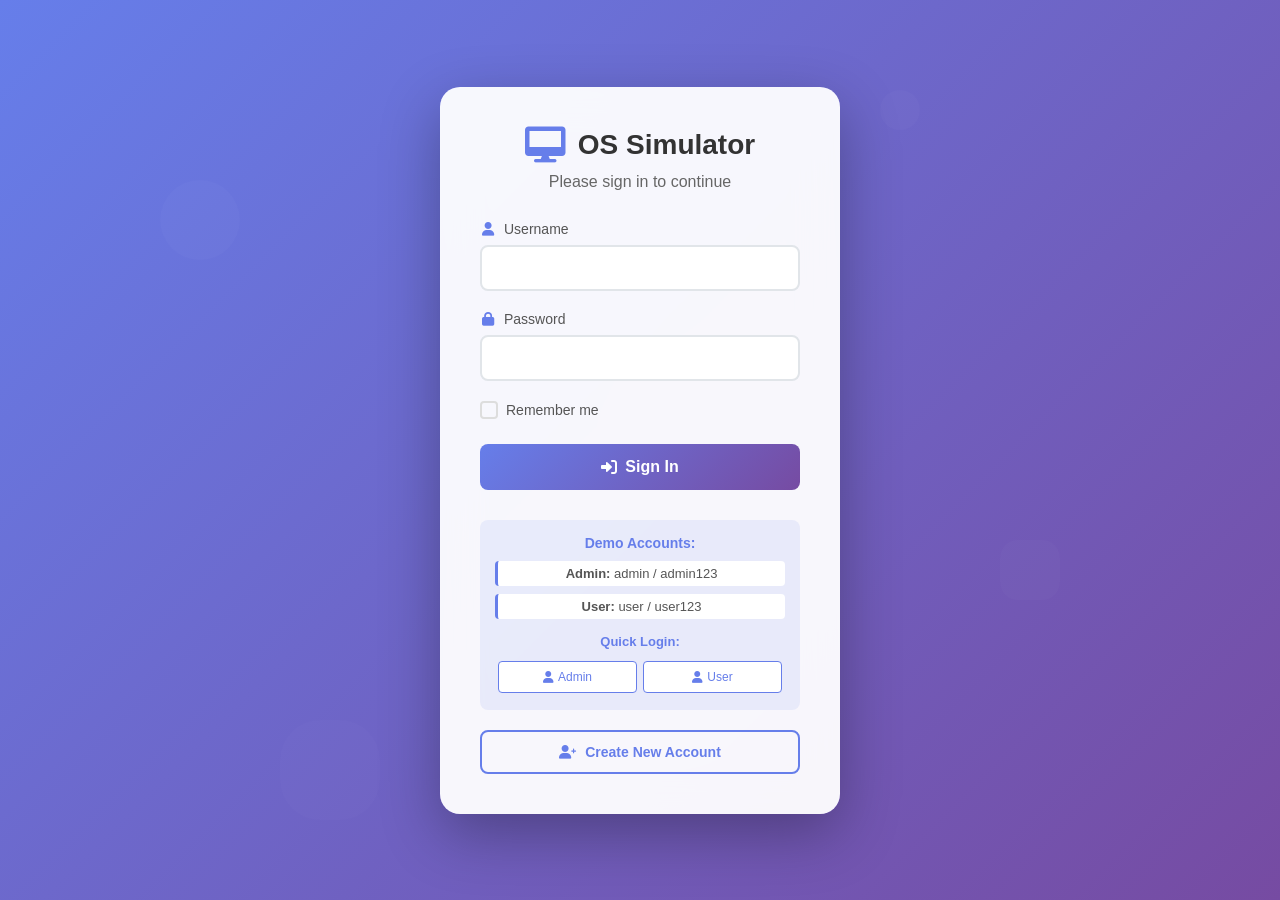
<file: os/login.html>
<!DOCTYPE html>
<html lang="en">
<head>
    <meta charset="UTF-8">
    <meta name="viewport" content="width=device-width, initial-scale=1.0">
    <title>OS Simulator - Login</title>
    <link rel="stylesheet" href="css/login.css">
    <link href="https://cdnjs.cloudflare.com/ajax/libs/font-awesome/6.0.0/css/all.min.css" rel="stylesheet">
</head>
<body>
    <div class="login-container">
        <div class="login-card">
            <div class="login-header">
                <div class="logo">
                    <i class="fas fa-desktop"></i>
                    <h1>OS Simulator</h1>
                </div>
                <p class="subtitle">Please sign in to continue</p>
            </div>
            
            <form id="loginForm" class="login-form">
                <div class="form-group">
                    <label for="username">
                        <i class="fas fa-user"></i>
                        Username
                    </label>
                    <input type="text" id="username" name="username" required autocomplete="username">
                </div>
                
                <div class="form-group">
                    <label for="password">
                        <i class="fas fa-lock"></i>
                        Password
                    </label>
                    <input type="password" id="password" name="password" required autocomplete="current-password">
                </div>
                
                <div class="form-options">
                    <label class="checkbox-label">
                        <input type="checkbox" id="rememberMe">
                        <span class="checkmark"></span>
                        Remember me
                    </label>
                </div>
                
                <button type="submit" class="login-btn" id="loginBtn">
                    <i class="fas fa-sign-in-alt"></i>
                    Sign In
                </button>
            </form>
            
            <div class="login-footer">
                <div class="demo-accounts">
                    <h4>Demo Accounts:</h4>
                    <div class="account-list">
                        <div class="account-item">
                            <strong>Admin:</strong> admin / admin123
                        </div>
                        <div class="account-item">
                            <strong>User:</strong> user / user123
                        </div>
                    </div>
                </div>
                
                <button class="create-account-btn" id="createAccountBtn">
                    <i class="fas fa-user-plus"></i>
                    Create New Account
                </button>
            </div>
        </div>
        
        <div class="background-animation">
            <div class="floating-shapes">
                <div class="shape shape-1"></div>
                <div class="shape shape-2"></div>
                <div class="shape shape-3"></div>
                <div class="shape shape-4"></div>
                <div class="shape shape-5"></div>
            </div>
        </div>
    </div>
    
    <!-- Create Account Modal -->
    <div id="createAccountModal" class="modal">
        <div class="modal-content">
            <div class="modal-header">
                <h3>Create New Account</h3>
                <span class="close">&times;</span>
            </div>
            <div class="modal-body">
                <form id="createAccountForm">
                    <div class="form-group">
                        <label for="newUsername">
                            <i class="fas fa-user"></i>
                            Username
                        </label>
                        <input type="text" id="newUsername" name="username" required minlength="3">
                        <small>Minimum 3 characters</small>
                    </div>
                    
                    <div class="form-group">
                        <label for="newPassword">
                            <i class="fas fa-lock"></i>
                            Password
                        </label>
                        <input type="password" id="newPassword" name="password" required minlength="6">
                        <small>Minimum 6 characters</small>
                    </div>
                    
                    <div class="form-group">
                        <label for="confirmPassword">
                            <i class="fas fa-lock"></i>
                            Confirm Password
                        </label>
                        <input type="password" id="confirmPassword" name="confirmPassword" required>
                    </div>
                    
                    <div class="form-actions">
                        <button type="button" class="btn btn-secondary" id="cancelCreateBtn">Cancel</button>
                        <button type="submit" class="btn btn-primary" id="submitCreateBtn">
                            <i class="fas fa-user-plus"></i>
                            Create Account
                        </button>
                    </div>
                </form>
            </div>
        </div>
    </div>
    
    <!-- Loading Overlay -->
    <div id="loadingOverlay" class="loading-overlay">
        <div class="loading-spinner">
            <div class="spinner"></div>
            <p>Signing in...</p>
        </div>
    </div>
    
    <script src="js/login.js"></script>
</body>
</html>
</file>
<file: os/css/variables.css>
:root {
    /* Base Colors - Deep Dark Mode */
    --bg-primary: #0a0b10;
    --bg-secondary: #1a1b26;
    --bg-tertiary: #24283b;

    /* Surface Colors with Glassmorphism */
    --surface-glass: rgba(15, 17, 26, 0.75);
    --surface-glass-border: rgba(255, 255, 255, 0.1);
    --surface-glass-highlight: rgba(255, 255, 255, 0.05);

    /* Accent Colors - Vibrant & Premium */
    --accent-blue: #3d5afe;
    --accent-purple: #7c4dff;
    --accent-pink: #ff4081;
    --accent-cyan: #00e5ff;
    --accent-gradient: linear-gradient(135deg, var(--accent-blue), var(--accent-purple));

    /* Text Colors */
    --text-main: #e1e1e6;
    --text-dim: #a9b1d6;
    --text-muted: #565f89;
    --text-bright: #ffffff;

    /* Functional Colors */
    --success: #4caf50;
    --warning: #ffb74d;
    --error: #f44336;
    --info: #2196f3;

    /* Layout & Sizing */
    --taskbar-height: 54px;
    --border-radius-lg: 12px;
    --border-radius-md: 8px;
    --border-radius-sm: 4px;

    /* Shadows */
    --shadow-sm: 0 2px 4px rgba(0, 0, 0, 0.1);
    --shadow-md: 0 4px 8px rgba(0, 0, 0, 0.2);
    --shadow-lg: 0 12px 24px rgba(0, 0, 0, 0.4);
    --shadow-glass: 0 8px 32px 0 rgba(0, 0, 0, 0.37);

    /* Transitions */
    --transition-fast: 0.2s cubic-bezier(0.4, 0, 0.2, 1);
    --transition-normal: 0.3s cubic-bezier(0.4, 0, 0.2, 1);
    --transition-slow: 0.5s cubic-bezier(0.4, 0, 0.2, 1);
}

/* Animations */
@keyframes fadeIn {
    from {
        opacity: 0;
    }

    to {
        opacity: 1;
    }
}

@keyframes slideUp {
    from {
        transform: translateY(20px);
        opacity: 0;
    }

    to {
        transform: translateY(0);
        opacity: 1;
    }
}

@keyframes scaleIn {
    from {
        transform: scale(0.9);
        opacity: 0;
    }

    to {
        transform: scale(1);
        opacity: 1;
    }
}

@keyframes float {
    0% {
        transform: translateY(0px);
    }

    50% {
        transform: translateY(-10px);
    }

    100% {
        transform: translateY(0px);
    }
}
</file>
<file: os/css/style.css>
@import 'variables.css';

* {
    margin: 0;
    padding: 0;
    box-sizing: border-box;
}

body {
    font-family: 'Outfit', 'Inter', -apple-system, BlinkMacSystemFont, 'Segoe UI', Roboto, Helvetica, Arial, sans-serif;
    color: var(--text-main);
    background: var(--bg-primary);
    height: 100vh;
    overflow: hidden;
    user-select: none;
    -webkit-font-smoothing: antialiased;
    -moz-osx-font-smoothing: grayscale;
}

#desktop {
    width: 100%;
    height: 100vh;
    position: relative;
    background: url('../assets/wallpapers/windows_11.png') center/cover no-repeat;
    transition: background 0.5s ease;
    z-index: 1;
}

/* --- Layout --- */

#taskbar {
    position: fixed;
    bottom: 0;
    left: 0;
    right: 0;
    height: var(--taskbar-height);
    background: var(--surface-glass);
    backdrop-filter: blur(25px) saturate(180%);
    -webkit-backdrop-filter: blur(25px) saturate(180%);
    display: flex;
    align-items: center;
    justify-content: space-between;
    padding: 0 12px;
    z-index: 9999;
    border-top: 1px solid var(--surface-glass-border);
    box-shadow: 0 -4px 12px rgba(0, 0, 0, 0.2);
    transition: all var(--transition-normal);
}

.taskbar-left,
.taskbar-right {
    display: flex;
    align-items: center;
    gap: 12px;
}

.taskbar-center {
    flex: 1;
    display: flex;
    justify-content: center;
    max-width: 60%;
}

/* Desktop Icons Grid */
.desktop-icons {
    position: absolute;
    top: 20px;
    left: 20px;
    display: grid;
    grid-template-columns: repeat(auto-fill, 90px);
    grid-auto-rows: 100px;
    gap: 10px;
    z-index: 10;
}

.desktop-icon {
    display: flex;
    flex-direction: column;
    align-items: center;
    justify-content: center;
    gap: 4px;
    padding: 10px;
    color: var(--text-bright);
    cursor: pointer;
    border-radius: var(--border-radius-md);
    transition: all var(--transition-fast);
    text-align: center;
    font-size: 11px;
    font-weight: 500;
}

.desktop-icon:hover {
    background: var(--surface-glass-highlight);
    box-shadow: inset 0 0 0 1px var(--surface-glass-border);
}

.desktop-icon i {
    font-size: 36px;
    filter: drop-shadow(0 4px 6px rgba(0, 0, 0, 0.3));
    margin-bottom: 4px;
}

/* Modals & Overlays */
.modal {
    position: fixed;
    top: 0;
    left: 0;
    width: 100%;
    height: 100%;
    background: rgba(0, 0, 0, 0.6);
    backdrop-filter: blur(5px);
    z-index: 10000;
    display: none;
    align-items: center;
    justify-content: center;
    opacity: 0;
    transition: opacity var(--transition-normal);
}

.modal.show {
    display: flex;
    opacity: 1;
}

.modal-content {
    background: var(--bg-secondary);
    border-radius: var(--border-radius-lg);
    border: 1px solid var(--surface-glass-border);
    width: 90%;
    max-width: 700px;
    max-height: 85vh;
    box-shadow: var(--shadow-lg);
    overflow: hidden;
    display: flex;
    flex-direction: column;
}

/* Add custom font from Google */
@import url('https://fonts.googleapis.com/css2?family=Outfit:wght@300;400;500;600;700&display=swap');
</file>
<file: os/css/components.css>
/* --- General Components --- */

.btn {
    display: flex;
    align-items: center;
    justify-content: center;
    gap: 8px;
    padding: 10px 20px;
    background: var(--bg-tertiary);
    border: 1px solid var(--surface-glass-border);
    border-radius: var(--border-radius-md);
    color: var(--text-main);
    cursor: pointer;
    font-size: 14px;
    font-weight: 500;
    transition: all var(--transition-fast);
}

.btn:hover {
    background: var(--accent-purple);
    color: var(--text-bright);
    transform: translateY(-2px);
    box-shadow: 0 4px 12px rgba(124, 77, 255, 0.3);
}

.btn-primary {
    background: var(--accent-gradient);
    border: none;
    color: white;
}

/* Window Component */
.window {
    position: absolute;
    background: var(--surface-glass);
    backdrop-filter: blur(25px) saturate(200%);
    -webkit-backdrop-filter: blur(25px) saturate(200%);
    border-radius: var(--border-radius-lg);
    border: 1px solid var(--surface-glass-border);
    box-shadow: var(--shadow-glass);
    min-width: 400px;
    min-height: 300px;
    display: flex;
    flex-direction: column;
    z-index: 100;
    animation: scaleIn 0.3s cubic-bezier(0.175, 0.885, 0.32, 1.275);
    overflow: hidden;
}

.window-header {
    display: flex;
    align-items: center;
    justify-content: space-between;
    padding: 12px 16px;
    background: rgba(0, 0, 0, 0.2);
    border-bottom: 1px solid var(--surface-glass-border);
    cursor: move;
}

.window-title {
    display: flex;
    align-items: center;
    gap: 12px;
    color: var(--text-bright);
    font-size: 14px;
    font-weight: 600;
}

.window-icon {
    font-size: 16px;
    opacity: 0.9;
}

.window-controls {
    display: flex;
    gap: 8px;
}

.window-control {
    width: 32px;
    height: 24px;
    border: none;
    background: transparent;
    border-radius: var(--border-radius-sm);
    cursor: pointer;
    display: flex;
    align-items: center;
    justify-content: center;
    font-size: 10px;
    color: var(--text-bright);
    transition: all var(--transition-fast);
}

.window-control:hover {
    background: rgba(255, 255, 255, 0.1);
}

.window-control.close:hover {
    background: var(--error);
    opacity: 1;
}

.window-content {
    flex: 1;
    overflow: auto;
    position: relative;
    background: transparent;
}

/* Animations for window states */
.window.minimizing {
    animation: scaleIn 0.3s cubic-bezier(0.175, 0.885, 0.32, 1.275) reverse forwards;
}

.window.maximized {
    top: 0 !important;
    left: 0 !important;
    width: 100% !important;
    height: calc(100vh - var(--taskbar-height)) !important;
    border-radius: 0;
}

/* Notifications */
.notification {
    background: var(--surface-glass);
    backdrop-filter: blur(20px);
    border: 1px solid var(--surface-glass-border);
    border-radius: var(--border-radius-md);
    padding: 16px 20px;
    margin-bottom: 10px;
    box-shadow: var(--shadow-glass);
    color: var(--text-bright);
    font-size: 14px;
    font-weight: 500;
    min-width: 250px;
    max-width: 350px;
    animation: slideUp 0.3s ease-out;
}

/* Start Button & Taskbar Buttons */
.start-button {
    display: flex;
    align-items: center;
    gap: 10px;
    padding: 0 16px;
    height: 40px;
    background: transparent;
    border: 1px solid transparent;
    border-radius: var(--border-radius-md);
    color: var(--text-bright);
    cursor: pointer;
    font-weight: 600;
    font-size: 13px;
    transition: all var(--transition-fast);
}

.start-button:hover {
    background: var(--surface-glass-highlight);
    border-color: var(--surface-glass-border);
}

.start-button i {
    font-size: 18px;
    color: var(--accent-blue);
    filter: drop-shadow(0 0 8px rgba(61, 90, 254, 0.5));
}
</file>
<file: os/css/ui.css>
/*
 * ui.css
 * PURPOSE: OS chrome layout only.
 * Covers: taskbar, start menu, context menu, notifications, modals, window chrome.
 * RULE: No app-specific styles here. Those live in apps.css.
 */

/* ============================================================
   BOOT SCREEN
   ============================================================ */

.boot-screen {
    position: fixed;
    top: 0;
    left: 0;
    width: 100%;
    height: 100%;
    background: #000;
    display: flex;
    flex-direction: column;
    align-items: center;
    justify-content: center;
    z-index: 100000;
    transition: opacity 0.8s ease-in-out, visibility 0.8s;
}

.boot-screen.fade-out {
    opacity: 0;
    visibility: hidden;
}

.boot-logo {
    font-size: 80px;
    color: var(--accent-blue);
    margin-bottom: 40px;
    animation: pulse 2s infinite ease-in-out;
}

.boot-spinner {
    width: 40px;
    height: 40px;
    border: 3px solid rgba(255, 255, 255, 0.1);
    border-top-color: var(--accent-blue);
    border-radius: 50%;
    animation: spin 1s infinite linear;
}

@keyframes spin {
    to {
        transform: rotate(360deg);
    }
}

@keyframes pulse {

    0%,
    100% {
        transform: scale(1);
        opacity: 0.8;
    }

    50% {
        transform: scale(1.05);
        opacity: 1;
    }
}

/* ============================================================
   TASKBAR
   ============================================================ */

.quick-launch {
    display: flex;
    gap: 4px;
}

.quick-launch-btn {
    width: 40px;
    height: 40px;
    background: transparent;
    border: none;
    border-radius: var(--border-radius-md);
    color: var(--text-bright);
    cursor: pointer;
    font-size: 15px;
    display: flex;
    align-items: center;
    justify-content: center;
    transition: all var(--transition-fast);
}

.quick-launch-btn:hover {
    background: rgba(255, 255, 255, 0.1);
}

.window-list {
    display: flex;
    gap: 4px;
    overflow: hidden;
    max-width: 100%;
}

.window-tab {
    display: flex;
    align-items: center;
    gap: 8px;
    padding: 0 14px;
    height: 40px;
    background: rgba(255, 255, 255, 0.08);
    border: 1px solid rgba(255, 255, 255, 0.1);
    border-radius: var(--border-radius-sm);
    color: var(--text-bright);
    font-size: 12px;
    font-weight: 500;
    cursor: pointer;
    transition: all var(--transition-fast);
    white-space: nowrap;
    max-width: 160px;
    overflow: hidden;
    font-family: inherit;
}

.window-tab:hover {
    background: rgba(255, 255, 255, 0.14);
}

.window-tab span {
    overflow: hidden;
    text-overflow: ellipsis;
}

.system-tray {
    display: flex;
    align-items: center;
    gap: 4px;
}

.tray-icon {
    width: 36px;
    height: 36px;
    background: transparent;
    border: none;
    border-radius: var(--border-radius-sm);
    color: var(--text-bright);
    font-size: 14px;
    cursor: pointer;
    display: flex;
    align-items: center;
    justify-content: center;
    transition: all var(--transition-fast);
}

.tray-icon:hover {
    background: rgba(255, 255, 255, 0.1);
}

.datetime-display {
    display: flex;
    flex-direction: column;
    align-items: flex-end;
    gap: 1px;
    cursor: default;
}

#systemTime {
    font-size: 13px;
    font-weight: 600;
    color: var(--text-bright);
}

#systemDate {
    font-size: 11px;
    color: var(--text-dim);
}

.show-desktop-btn {
    width: 4px;
    height: 40px;
    background: transparent;
    border: none;
    border-left: 1px solid rgba(255, 255, 255, 0.15);
    cursor: pointer;
    transition: all var(--transition-fast);
}

.show-desktop-btn:hover {
    background: rgba(255, 255, 255, 0.1);
    width: 8px;
}

/* ============================================================
   START MENU
   ============================================================ */

.start-menu {
    position: fixed;
    bottom: calc(var(--taskbar-height) + 8px);
    left: 8px;
    width: 580px;
    height: 560px;
    background: var(--surface-glass);
    backdrop-filter: blur(40px) saturate(180%);
    -webkit-backdrop-filter: blur(40px) saturate(180%);
    border-radius: var(--border-radius-lg);
    border: 1px solid var(--surface-glass-border);
    box-shadow: var(--shadow-glass);
    z-index: 9000;
    display: none;
    overflow: hidden;
    grid-template-columns: 56px 1fr;
}

.start-menu.show {
    display: grid;
    animation: slideUp 0.25s cubic-bezier(0.16, 1, 0.3, 1);
}

.start-menu-sidebar {
    background: rgba(0, 0, 0, 0.25);
    border-right: 1px solid var(--surface-glass-border);
    display: flex;
    flex-direction: column;
    justify-content: space-between;
    padding: 12px 0;
}

.sidebar-top,
.sidebar-bottom {
    display: flex;
    flex-direction: column;
    gap: 4px;
    align-items: center;
}

.sidebar-btn {
    width: 44px;
    height: 44px;
    background: transparent;
    border: none;
    border-radius: var(--border-radius-md);
    color: var(--text-dim);
    cursor: pointer;
    font-size: 18px;
    display: flex;
    align-items: center;
    justify-content: center;
    transition: all var(--transition-fast);
}

.sidebar-btn:hover {
    background: rgba(255, 255, 255, 0.08);
    color: var(--text-bright);
}

.start-menu-apps {
    padding: 20px 16px;
    display: flex;
    flex-direction: column;
    gap: 12px;
    overflow: hidden;
}

.search-box {
    display: flex;
    align-items: center;
    gap: 10px;
    background: rgba(255, 255, 255, 0.06);
    border: 1px solid var(--surface-glass-border);
    border-radius: var(--border-radius-md);
    padding: 10px 14px;
    flex-shrink: 0;
}

.search-box i {
    color: var(--text-muted);
    font-size: 14px;
}

.search-box input {
    flex: 1;
    background: transparent;
    border: none;
    color: var(--text-main);
    font-size: 14px;
    outline: none;
    font-family: inherit;
}

.search-box input::placeholder {
    color: var(--text-muted);
}

.apps-list {
    overflow-y: auto;
    flex: 1;
    scrollbar-width: thin;
    scrollbar-color: var(--surface-glass-border) transparent;
}

.apps-list .menu-item {
    display: flex;
    align-items: center;
    gap: 16px;
    padding: 10px 12px;
    border-radius: var(--border-radius-md);
    color: var(--text-main);
    cursor: pointer;
    transition: all var(--transition-fast);
    font-size: 14px;
    font-weight: 500;
}

.apps-list .menu-item:hover {
    background: rgba(255, 255, 255, 0.07);
    color: var(--text-bright);
}

.apps-list .menu-item i {
    font-size: 20px;
    width: 24px;
    text-align: center;
}

/* App icon accent colors */
.app-icon-terminal {
    color: #50fa7b;
}

.app-icon-folder {
    color: #fcc419;
}

.app-icon-editor {
    color: #74c0fc;
}

.app-icon-calc {
    color: #ff79c6;
}

.app-icon-browser {
    color: #ffb86c;
}

.app-icon-tasks {
    color: #bd93f9;
}

.app-icon-trash {
    color: #ff5555;
}

.app-icon-paint {
    color: #ff6b6b;
}

/* Power sub-menu */
.sub-menu {
    position: fixed;
    bottom: calc(var(--taskbar-height) + 8px);
    left: 64px;
    background: var(--bg-secondary);
    border: 1px solid var(--surface-glass-border);
    border-radius: var(--border-radius-md);
    padding: 6px;
    display: none;
    z-index: 10001;
    min-width: 160px;
    box-shadow: var(--shadow-lg);
}

.sub-menu.show {
    display: block;
}

.sub-menu .menu-item {
    display: flex;
    align-items: center;
    gap: 10px;
    padding: 10px 14px;
    border-radius: var(--border-radius-sm);
    color: var(--text-main);
    cursor: pointer;
    font-size: 14px;
    transition: all var(--transition-fast);
}

.sub-menu .menu-item:hover {
    background: rgba(255, 255, 255, 0.07);
    color: var(--text-bright);
}

/* ============================================================
   CONTEXT MENU
   ============================================================ */

.context-menu {
    position: fixed;
    display: none;
    background: var(--bg-secondary);
    border: 1px solid var(--surface-glass-border);
    border-radius: var(--border-radius-md);
    padding: 6px;
    z-index: 9998;
    min-width: 200px;
    box-shadow: var(--shadow-lg);
    animation: scaleIn 0.15s ease-out;
}

.context-menu .menu-item {
    display: flex;
    align-items: center;
    gap: 12px;
    padding: 10px 14px;
    border-radius: var(--border-radius-sm);
    color: var(--text-main);
    cursor: pointer;
    font-size: 13px;
    transition: all var(--transition-fast);
}

.context-menu .menu-item:hover {
    background: rgba(255, 255, 255, 0.07);
    color: var(--text-bright);
}

.context-menu hr {
    border: none;
    border-top: 1px solid var(--surface-glass-border);
    margin: 4px 0;
}

/* ============================================================
   NOTIFICATIONS
   ============================================================ */

.notifications-container {
    position: fixed;
    bottom: calc(var(--taskbar-height) + 16px);
    right: 16px;
    z-index: 9997;
    display: flex;
    flex-direction: column;
    align-items: flex-end;
    gap: 8px;
    pointer-events: none;
}

.notification {
    background: var(--surface-glass);
    backdrop-filter: blur(20px);
    border: 1px solid var(--surface-glass-border);
    border-radius: var(--border-radius-md);
    padding: 14px 20px;
    box-shadow: var(--shadow-glass);
    color: var(--text-bright);
    font-size: 13px;
    font-weight: 500;
    min-width: 220px;
    max-width: 320px;
    animation: slideUp 0.3s ease-out;
}

/* ============================================================
   MODALS
   ============================================================ */

#themeSwitcherModal,
#systemInfoModal,
#userManagementModal {
    position: fixed;
    top: 0;
    left: 0;
    width: 100%;
    height: 100%;
    background: rgba(0, 0, 0, 0.65);
    backdrop-filter: blur(6px);
    z-index: 99999;
    display: none;
    align-items: center;
    justify-content: center;
}

#themeSwitcherModal .modal-content,
#systemInfoModal .modal-content,
#userManagementModal .modal-content {
    background: var(--bg-secondary);
    border-radius: var(--border-radius-lg);
    border: 1px solid var(--surface-glass-border);
    width: 90%;
    max-width: 650px;
    max-height: 80vh;
    box-shadow: var(--shadow-lg);
    overflow: hidden;
    display: flex;
    flex-direction: column;
    animation: scaleIn 0.25s ease-out;
}

.modal-header {
    display: flex;
    align-items: center;
    justify-content: space-between;
    padding: 20px 24px;
    border-bottom: 1px solid var(--surface-glass-border);
    flex-shrink: 0;
}

.modal-header h3 {
    color: var(--text-bright);
    font-size: 18px;
    font-weight: 700;
}

.modal-header .close {
    font-size: 22px;
    color: var(--text-muted);
    cursor: pointer;
    line-height: 1;
    transition: color var(--transition-fast);
}

.modal-header .close:hover {
    color: var(--text-bright);
}

.modal-body {
    padding: 24px;
    overflow-y: auto;
    scrollbar-width: thin;
    scrollbar-color: var(--surface-glass-border) transparent;
}

/* Theme Grid */
.theme-grid {
    display: grid;
    grid-template-columns: repeat(auto-fill, minmax(120px, 1fr));
    gap: 14px;
    margin-bottom: 24px;
}

.theme-option {
    cursor: pointer;
    border-radius: var(--border-radius-md);
    border: 2px solid transparent;
    overflow: hidden;
    transition: all var(--transition-fast);
    background: var(--bg-tertiary);
}

.theme-option:hover,
.theme-option.active {
    border-color: var(--accent-blue);
    box-shadow: 0 0 0 4px rgba(61, 90, 254, 0.2);
}

.theme-preview {
    height: 72px;
    display: flex;
    flex-direction: column;
}

.preview-desktop {
    flex: 1;
}

.preview-taskbar {
    height: 12px;
}

.default-theme .preview-desktop {
    background: linear-gradient(135deg, #667eea, #764ba2);
}

.default-theme .preview-taskbar {
    background: rgba(20, 20, 20, 0.9);
}

.dark-theme .preview-desktop {
    background: #1a1a2e;
}

.dark-theme .preview-taskbar {
    background: #0f0f1a;
}

.light-theme .preview-desktop {
    background: #e8f4fd;
}

.light-theme .preview-taskbar {
    background: #f0f0f0;
}

.ocean-theme .preview-desktop {
    background: linear-gradient(135deg, #1a6b8a, #0d3d56);
}

.ocean-theme .preview-taskbar {
    background: #0a2540;
}

.forest-theme .preview-desktop {
    background: linear-gradient(135deg, #2d5a27, #1a3a18);
}

.forest-theme .preview-taskbar {
    background: #1a2e17;
}

.theme-option h4 {
    padding: 8px 12px 2px;
    color: var(--text-bright);
    font-size: 13px;
    font-weight: 600;
}

.theme-option p {
    padding: 0 12px 10px;
    color: var(--text-muted);
    font-size: 11px;
}

/* Theme settings toggles */
.theme-settings {
    border-top: 1px solid var(--surface-glass-border);
    padding-top: 20px;
}

.theme-settings h4 {
    color: var(--text-main);
    font-size: 14px;
    font-weight: 700;
    margin-bottom: 12px;
}

.setting-item {
    margin-bottom: 10px;
}

.setting-item label {
    display: flex;
    align-items: center;
    gap: 10px;
    color: var(--text-main);
    font-size: 14px;
    cursor: pointer;
}

/* User management */
.user-management-tabs {
    display: flex;
    gap: 4px;
    border-bottom: 1px solid var(--surface-glass-border);
    margin-bottom: 20px;
}

.tab-pane {
    display: none;
}

.tab-pane.active {
    display: block;
}

.user-info-display {
    display: flex;
    flex-direction: column;
    gap: 16px;
}

.info-item {
    display: flex;
    align-items: center;
    gap: 12px;
    font-size: 14px;
}

.info-label {
    color: var(--text-muted);
    font-weight: 600;
    min-width: 120px;
}

.info-value {
    color: var(--text-bright);
}

/* Form styles */
.form-group {
    margin-bottom: 16px;
}

.form-group label {
    display: block;
    color: var(--text-dim);
    font-size: 13px;
    font-weight: 600;
    margin-bottom: 6px;
}

.form-group input {
    width: 100%;
    background: var(--bg-tertiary);
    border: 1px solid var(--surface-glass-border);
    border-radius: var(--border-radius-sm);
    padding: 10px 14px;
    color: var(--text-bright);
    font-family: inherit;
    font-size: 14px;
    outline: none;
    transition: border-color var(--transition-fast);
}

.form-group input:focus {
    border-color: var(--accent-blue);
}

.form-group small {
    display: block;
    color: var(--text-muted);
    font-size: 11px;
    margin-top: 4px;
}

.form-actions {
    margin-top: 20px;
    display: flex;
    justify-content: flex-end;
}

/* User / process tables */
.user-table {
    width: 100%;
    border-collapse: collapse;
    font-size: 13px;
}

.user-table th {
    text-align: left;
    padding: 10px 14px;
    background: var(--bg-tertiary);
    color: var(--text-muted);
    font-size: 11px;
    text-transform: uppercase;
    letter-spacing: 0.05em;
    font-weight: 700;
}

.user-table td {
    padding: 10px 14px;
    color: var(--text-main);
    border-bottom: 1px solid rgba(255, 255, 255, 0.03);
}

.user-table tr:hover {
    background: rgba(255, 255, 255, 0.03);
}

.loading-row {
    text-align: center;
    color: var(--text-muted);
    padding: 24px !important;
}

/* ============================================================
   WINDOW RESIZE HANDLE
   ============================================================ */

.window-resize-handle {
    position: absolute;
    bottom: 0;
    right: 0;
    width: 16px;
    height: 16px;
    cursor: se-resize;
    background: linear-gradient(135deg, transparent 50%, rgba(255, 255, 255, 0.1) 50%);
    border-radius: 0 0 var(--border-radius-lg) 0;
}

/* ============================================================
   QUICK SETTINGS
   ============================================================ */

.quick-settings {
    position: fixed;
    bottom: calc(var(--taskbar-height) + 12px);
    right: 12px;
    width: 360px;
    background: var(--surface-glass);
    backdrop-filter: blur(40px) saturate(180%);
    -webkit-backdrop-filter: blur(40px) saturate(180%);
    border-radius: var(--border-radius-lg);
    border: 1px solid var(--surface-glass-border);
    box-shadow: var(--shadow-glass);
    z-index: 9001;
    display: none;
    padding: 24px;
    flex-direction: column;
    gap: 20px;
    animation: slideUp 0.3s cubic-bezier(0.16, 1, 0.3, 1);
}

.quick-settings.show {
    display: flex;
}

.qs-grid {
    display: grid;
    grid-template-columns: repeat(2, 1fr);
    gap: 12px;
}

.qs-item {
    background: rgba(255, 255, 255, 0.05);
    border: 1px solid var(--surface-glass-border);
    border-radius: var(--border-radius-md);
    padding: 12px;
    display: flex;
    flex-direction: column;
    align-items: center;
    gap: 8px;
    cursor: pointer;
    transition: all var(--transition-fast);
}

.qs-item:hover {
    background: rgba(255, 255, 255, 0.1);
}

.qs-item.active {
    background: var(--accent-blue);
    border-color: var(--accent-blue);
}

.qs-item.active .qs-icon {
    color: white;
}

.qs-item span {
    font-size: 11px;
    font-weight: 500;
    color: var(--text-bright);
}

.qs-icon {
    font-size: 18px;
    color: var(--text-dim);
}

.qs-sliders {
    display: flex;
    flex-direction: column;
    gap: 16px;
}

.qs-slider-item {
    display: flex;
    align-items: center;
    gap: 16px;
}

.qs-slider-item i {
    width: 20px;
    font-size: 14px;
    color: var(--text-muted);
}

.qs-slider-item input[type="range"] {
    flex: 1;
    accent-color: var(--accent-blue);
    cursor: pointer;
}

.qs-footer {
    display: flex;
    justify-content: space-between;
    align-items: center;
    padding-top: 16px;
    border-top: 1px solid var(--surface-glass-border);
}

.qs-battery-info {
    font-size: 12px;
    color: var(--text-muted);
    font-weight: 500;
}

.qs-settings-btn {
    width: 32px;
    height: 32px;
    display: flex;
    align-items: center;
    justify-content: center;
    background: rgba(255, 255, 255, 0.05);
    border-radius: 50%;
    cursor: pointer;
    transition: all var(--transition-fast);
}

.qs-settings-btn:hover {
    background: rgba(255, 255, 255, 0.15);
}
</file>
<file: os/css/apps.css>
﻿/*
 * apps.css
 * PURPOSE: Styles for individual application windows.
 * RULE: One section per app, clearly labelled.
 *       No OS chrome here (taskbar, menus, modals) â€” those live in ui.css.
 */

/* ============================================================
   SHARED TOOLBAR (used by File Manager, Editor, Paint, Browser)
   ============================================================ */

.toolbar-btn {
    display: inline-flex;
    align-items: center;
    gap: 6px;
    padding: 7px 14px;
    background: var(--bg-tertiary);
    border: 1px solid var(--surface-glass-border);
    border-radius: var(--border-radius-sm);
    color: var(--text-main);
    font-size: 13px;
    font-family: inherit;
    cursor: pointer;
    transition: all var(--transition-fast);
    white-space: nowrap;
}

.toolbar-btn:hover {
    background: rgba(255, 255, 255, 0.06);
    color: var(--text-bright);
}

/* ============================================================
   TERMINAL
   ============================================================ */

.terminal {
    height: 100%;
    display: flex;
    flex-direction: column;
    background: #0d0d10;
    color: #e6e6e6;
    font-family: 'Fira Code', 'Cascadia Code', 'JetBrains Mono', monospace;
    font-size: 13px;
    padding: 16px;
    overflow: hidden;
}

.terminal-header {
    margin-bottom: 16px;
    padding-bottom: 12px;
    border-bottom: 1px solid rgba(255, 255, 255, 0.05);
    flex-shrink: 0;
}

.terminal-info {
    display: flex;
    align-items: center;
    gap: 12px;
}

.terminal-user {
    color: var(--accent-cyan);
    font-weight: 700;
}

.terminal-path {
    color: var(--accent-purple);
}

.terminal-body {
    flex: 1;
    overflow-y: auto;
    padding-right: 8px;
    scrollbar-width: thin;
    scrollbar-color: rgba(255, 255, 255, 0.1) transparent;
}

.terminal-body::-webkit-scrollbar {
    width: 6px;
}

.terminal-body::-webkit-scrollbar-thumb {
    background: rgba(255, 255, 255, 0.1);
    border-radius: 10px;
}

.terminal-output div {
    margin-bottom: 4px;
    line-height: 1.5;
    word-break: break-all;
    white-space: pre-wrap;
}

.terminal-input-line {
    display: flex;
    align-items: center;
    gap: 8px;
    margin-top: 10px;
    flex-shrink: 0;
}

.terminal-prompt {
    color: var(--accent-cyan);
    font-weight: 700;
    user-select: none;
}

.terminal-input {
    flex: 1;
    background: transparent;
    border: none;
    color: #fff;
    font-family: inherit;
    font-size: inherit;
    outline: none;
    padding: 0;
}

/* Output classes */
.terminal-output .error {
    color: var(--error);
}

.terminal-output .success {
    color: var(--success);
}

.terminal-output .info {
    color: var(--info);
}

.terminal-output .command {
    color: var(--accent-cyan);
    opacity: 0.8;
}

/* ============================================================
   FILE MANAGER
   ============================================================ */

.file-manager {
    height: 100%;
    display: flex;
    flex-direction: column;
    background: var(--bg-primary);
}

.file-manager-toolbar {
    display: flex;
    align-items: center;
    gap: 12px;
    padding: 10px 16px;
    background: var(--bg-secondary);
    border-bottom: 1px solid var(--surface-glass-border);
    flex-shrink: 0;
    flex-wrap: wrap;
}

.toolbar-group {
    display: flex;
    align-items: center;
    gap: 6px;
}

.path-input {
    flex: 1;
    min-width: 0;
    background: var(--bg-tertiary);
    border: 1px solid var(--surface-glass-border);
    border-radius: var(--border-radius-sm);
    padding: 6px 12px;
    color: var(--text-main);
    font-family: inherit;
    font-size: 13px;
    outline: none;
    transition: border-color var(--transition-fast);
}

.path-input:focus {
    border-color: var(--accent-blue);
}

.file-manager-content {
    flex: 1;
    overflow-y: auto;
    padding: 20px;
}

.file-list {
    display: grid;
    grid-template-columns: repeat(auto-fill, minmax(96px, 110px));
    gap: 12px;
    justify-content: start;
}

.file-item {
    display: flex;
    flex-direction: column;
    align-items: center;
    gap: 8px;
    padding: 14px 8px;
    border-radius: var(--border-radius-md);
    cursor: pointer;
    transition: all var(--transition-fast);
}

.file-item:hover {
    background: rgba(255, 255, 255, 0.05);
}

.file-item.selected {
    background: rgba(61, 90, 254, 0.2);
    box-shadow: inset 0 0 0 1px var(--accent-blue);
}

.file-item i {
    font-size: 40px;
    filter: drop-shadow(0 4px 6px rgba(0, 0, 0, 0.2));
}

.file-item.directory i {
    color: #fcc419;
}

.file-item.file i {
    color: #3d5afe;
}

.file-item span {
    font-size: 11px;
    font-weight: 500;
    color: var(--text-bright);
    word-break: break-all;
    text-align: center;
    max-width: 100%;
}

/* ============================================================
   TASK MANAGER
   ============================================================ */

.task-manager {
    height: 100%;
    display: flex;
    flex-direction: column;
    background: var(--bg-primary);
}

.task-manager-tabs {
    display: flex;
    gap: 4px;
    padding: 0 16px;
    background: var(--bg-secondary);
    border-bottom: 1px solid var(--surface-glass-border);
    flex-shrink: 0;
}

.tab-btn {
    padding: 12px 20px;
    background: transparent;
    border: none;
    border-bottom: 2px solid transparent;
    color: var(--text-dim);
    font-size: 13px;
    font-weight: 600;
    cursor: pointer;
    transition: all var(--transition-fast);
    font-family: inherit;
}

.tab-btn:hover {
    color: var(--text-main);
    background: rgba(255, 255, 255, 0.02);
}

.tab-btn.active {
    color: var(--accent-blue);
    border-bottom-color: var(--accent-blue);
}

.task-manager-toolbar {
    display: flex;
    gap: 8px;
    padding: 10px 16px;
    background: var(--bg-secondary);
    border-bottom: 1px solid var(--surface-glass-border);
    flex-shrink: 0;
}

.tab-content {
    flex: 1;
    overflow: auto;
}

.tab-pane {
    display: none;
}

.tab-pane.active {
    display: block;
}

/* Processes table */
.process-table {
    width: 100%;
    border-collapse: collapse;
}

.process-table th {
    text-align: left;
    padding: 10px 16px;
    background: var(--bg-secondary);
    color: var(--text-muted);
    font-size: 11px;
    text-transform: uppercase;
    letter-spacing: 0.05em;
    font-weight: 700;
    position: sticky;
    top: 0;
}

.process-table td {
    padding: 9px 16px;
    color: var(--text-main);
    font-size: 12px;
    border-bottom: 1px solid rgba(255, 255, 255, 0.02);
}

.process-table tr:hover {
    background: rgba(255, 255, 255, 0.03);
}

/* Memory tab */
.memory-info {
    padding: 24px;
}

.memory-chart {
    max-width: 450px;
}

.memory-bar {
    width: 100%;
    height: 18px;
    background: var(--bg-tertiary);
    border-radius: 9px;
    overflow: hidden;
    margin-bottom: 16px;
}

.memory-used {
    height: 100%;
    background: var(--accent-gradient);
    transition: width 0.5s ease;
}

.memory-stats {
    display: grid;
    grid-template-columns: repeat(3, 1fr);
    gap: 16px;
}

.stat {
    text-align: center;
}

.stat-label {
    display: block;
    font-size: 11px;
    color: var(--text-muted);
    margin-bottom: 4px;
}

.stat-value {
    display: block;
    font-size: 22px;
    font-weight: 700;
    color: var(--text-bright);
}

/* Performance tab */
.performance-charts {
    display: grid;
    grid-template-columns: repeat(auto-fit, minmax(260px, 1fr));
    gap: 20px;
    padding: 20px;
}

.chart-container {
    background: var(--bg-tertiary);
    border-radius: var(--border-radius-md);
    padding: 20px;
    text-align: center;
}

.chart-container h4 {
    color: var(--text-main);
    font-size: 14px;
    font-weight: 600;
    margin-bottom: 16px;
}

.chart-placeholder {
    height: 160px;
    display: flex;
    flex-direction: column;
    align-items: center;
    justify-content: center;
    color: var(--text-muted);
    gap: 10px;
}

.chart-placeholder i {
    font-size: 40px;
}

/* ============================================================
   CALCULATOR
   ============================================================ */

.calculator {
    height: 100%;
    display: flex;
    flex-direction: column;
    background: var(--bg-secondary);
    padding: 24px;
    gap: 20px;
}

.calc-display {
    background: var(--bg-primary);
    border-radius: var(--border-radius-md);
    padding: 20px;
    text-align: right;
    box-shadow: inset 0 2px 4px rgba(0, 0, 0, 0.2);
}

.calc-display input {
    width: 100%;
    background: transparent;
    border: none;
    font-family: inherit;
    font-size: 32px;
    font-weight: 700;
    color: var(--text-bright);
    outline: none;
    text-align: right;
}

.calc-buttons {
    display: grid;
    grid-template-columns: repeat(4, 1fr);
    gap: 10px;
    flex: 1;
}

.calc-btn {
    border: none;
    background: var(--bg-tertiary);
    border-radius: var(--border-radius-md);
    color: var(--text-main);
    font-size: 17px;
    font-weight: 600;
    font-family: inherit;
    cursor: pointer;
    transition: all var(--transition-fast);
    min-height: 48px;
}

.calc-btn:hover {
    background: rgba(255, 255, 255, 0.08);
    transform: translateY(-1px);
}

.calc-btn:active {
    transform: translateY(0);
}

.calc-btn.op {
    background: var(--bg-primary);
    color: var(--accent-blue);
}

.calc-btn.equals {
    background: var(--accent-gradient);
    color: white;
}

.calc-btn.clear {
    color: var(--accent-pink);
}

.calc-btn.back {
    color: var(--warning);
}

/* ============================================================
   BROWSER
   ============================================================ */

.browser {
    height: 100%;
    display: flex;
    flex-direction: column;
}

.browser-navbar {
    display: flex;
    align-items: center;
    gap: 10px;
    padding: 8px 12px;
    background: var(--bg-secondary);
    border-bottom: 1px solid var(--surface-glass-border);
    flex-shrink: 0;
}

.browser-navbar .nav-controls {
    display: flex;
    gap: 4px;
}

.address-bar {
    flex: 1;
    display: flex;
    align-items: center;
    gap: 10px;
    background: var(--bg-tertiary);
    border: 1px solid var(--surface-glass-border);
    border-radius: var(--border-radius-md);
    padding: 6px 12px;
    color: var(--text-muted);
    font-size: 13px;
    transition: border-color var(--transition-fast);
}

.address-bar:focus-within {
    border-color: var(--accent-blue);
}

.address-bar input {
    flex: 1;
    background: transparent;
    border: none;
    color: var(--text-main);
    font-size: 13px;
    font-family: inherit;
    outline: none;
}

.browser-viewport {
    flex: 1;
    overflow: hidden;
}

.browser-viewport iframe {
    width: 100%;
    height: 100%;
    border: none;
    display: block;
}

/* ============================================================
   PAINT
   ============================================================ */

.paint {
    height: 100%;
    display: flex;
    flex-direction: column;
    background: var(--bg-primary);
}

.paint-toolbar {
    display: flex;
    align-items: center;
    gap: 12px;
    padding: 10px 16px;
    background: var(--bg-secondary);
    border-bottom: 1px solid var(--surface-glass-border);
    flex-shrink: 0;
    flex-wrap: wrap;
}

.paint-canvas-container {
    flex: 1;
    overflow: auto;
    padding: 20px;
    display: flex;
    align-items: flex-start;
    justify-content: flex-start;
}

#paintCanvas {
    cursor: crosshair;
    background: white;
    border-radius: 4px;
    box-shadow: 0 4px 16px rgba(0, 0, 0, 0.3);
}

/* ============================================================
   TEXT EDITOR (NOTEPAD)
   ============================================================ */

.text-editor {
    height: 100%;
    display: flex;
    flex-direction: column;
}

.editor-toolbar {
    display: flex;
    gap: 8px;
    padding: 10px 16px;
    background: var(--bg-secondary);
    border-bottom: 1px solid var(--surface-glass-border);
    flex-shrink: 0;
}

.editor-content {
    flex: 1;
    width: 100%;
    background: var(--bg-primary);
    border: none;
    color: var(--text-main);
    font-family: 'Cascadia Code', 'Fira Code', 'Courier New', monospace;
    font-size: 14px;
    padding: 20px 24px;
    resize: none;
    outline: none;
    line-height: 1.7;
}

/* ============================================================
   SYSTEM MONITOR
   ============================================================ */

.system-monitor {
    height: 100%;
    padding: 20px;
    overflow-y: auto;
}

.monitor-grid {
    display: grid;
    grid-template-columns: repeat(auto-fit, minmax(260px, 1fr));
    gap: 20px;
}

.monitor-card {
    background: var(--bg-tertiary);
    border-radius: var(--border-radius-md);
    border: 1px solid var(--surface-glass-border);
    padding: 20px;
}

.monitor-card h3 {
    color: var(--text-bright);
    font-size: 14px;
    font-weight: 700;
    margin-bottom: 16px;
}

.info-grid {
    display: flex;
    flex-direction: column;
    gap: 12px;
}

.progress-bar {
    width: 100%;
    height: 10px;
    background: var(--bg-primary);
    border-radius: 5px;
    overflow: hidden;
    margin-bottom: 8px;
}

.progress-fill {
    height: 100%;
    background: var(--accent-gradient);
    border-radius: 5px;
    transition: width 0.5s ease;
}

.progress-text {
    font-size: 12px;
    color: var(--text-dim);
    text-align: right;
}

.filesystem-tree {
    font-family: monospace;
    font-size: 12px;
    color: var(--text-dim);
    line-height: 1.8;
}

/* ============================================================
   XAMPP CONTROL PANEL v3.3.0 â€” Faithful Replica
   ============================================================ */

/* â”€â”€ Root Container â”€â”€â”€â”€â”€â”€â”€â”€â”€â”€â”€â”€â”€â”€â”€â”€â”€â”€â”€â”€â”€â”€â”€â”€â”€â”€â”€â”€â”€â”€â”€â”€â”€â”€â”€â”€â”€â”€â”€ */
.xcp-root {
    height: 100%;
    display: flex;
    flex-direction: column;
    background: #f0f0f0;
    color: #000;
    font-family: 'Segoe UI', Tahoma, Geneva, Verdana, sans-serif;
    font-size: 13px;
    overflow: hidden;
    position: relative;
    user-select: none;
}

/* â”€â”€ Header â”€â”€â”€â”€â”€â”€â”€â”€â”€â”€â”€â”€â”€â”€â”€â”€â”€â”€â”€â”€â”€â”€â”€â”€â”€â”€â”€â”€â”€â”€â”€â”€â”€â”€â”€â”€â”€â”€â”€â”€â”€â”€â”€â”€â”€â”€â”€ */
.xcp-header {
    display: flex;
    align-items: center;
    gap: 12px;
    padding: 8px 12px 8px 8px;
    background: #f0f0f0;
    border-bottom: 1px solid #adadad;
    flex-shrink: 0;
}

.xcp-logo-box {
    flex-shrink: 0;
}

.xcp-logo-icon {
    width: 52px;
    height: 52px;
    background: linear-gradient(145deg, #e8620a, #c0390b);
    border-radius: 10px;
    display: flex;
    align-items: center;
    justify-content: center;
    box-shadow: inset 0 2px 4px rgba(255, 255, 255, 0.2), 0 2px 6px rgba(0, 0, 0, 0.35);
}

.xcp-logo-x {
    font-size: 32px;
    font-weight: 900;
    color: #fff;
    font-family: 'Arial Black', sans-serif;
    line-height: 1;
    text-shadow: 0 2px 4px rgba(0, 0, 0, 0.4);
}

.xcp-title {
    font-size: 17px;
    font-weight: 400;
    color: #000;
    margin: 0;
    letter-spacing: 0;
    flex: 1;
}

.xcp-compiled {
    color: #555;
    font-weight: 400;
    font-size: 14px;
}

/* â”€â”€ Body  â”€â”€â”€â”€â”€â”€â”€â”€â”€â”€â”€â”€â”€â”€â”€â”€â”€â”€â”€â”€â”€â”€â”€â”€â”€â”€â”€â”€â”€â”€â”€â”€â”€â”€â”€â”€â”€â”€â”€â”€â”€â”€â”€â”€â”€â”€â”€â”€â”€ */
.xcp-body {
    display: flex;
    flex: 1;
    overflow: hidden;
}

/* â”€â”€ Left: Table Area â”€â”€â”€â”€â”€â”€â”€â”€â”€â”€â”€â”€â”€â”€â”€â”€â”€â”€â”€â”€â”€â”€â”€â”€â”€â”€â”€â”€â”€â”€â”€â”€â”€â”€â”€â”€â”€â”€ */
.xcp-table-area {
    flex: 1;
    display: flex;
    flex-direction: column;
    overflow: hidden;
    border-right: 1px solid #adadad;
}

/* Modules label bar */
.xcp-modules-bar {
    background: #e8e8e8;
    border-bottom: 1px solid #adadad;
    padding: 3px 8px;
}

.xcp-modules-label {
    font-weight: 700;
    font-size: 12px;
    color: #333;
    text-decoration: underline;
}

/* Column headers */
.xcp-col-headers {
    display: grid;
    grid-template-columns: 56px 110px 80px 90px 1fr;
    background: #e8e8e8;
    border-bottom: 2px solid #adadad;
    padding: 0;
}

.xcp-ch {
    padding: 5px 8px;
    font-weight: 700;
    font-size: 12px;
    color: #000;
    border-right: 1px solid #d0d0d0;
}

.xcp-ch:last-child {
    border-right: none;
}

/* Module rows container */
.xcp-rows {
    flex: 1;
    overflow-y: auto;
    background: #fff;
}

/* Single module row */
.xcp-row {
    display: grid;
    grid-template-columns: 56px 110px 80px 90px 1fr;
    align-items: center;
    min-height: 36px;
    border-bottom: 1px solid #e0e0e0;
    transition: background 0.1s;
}

.xcp-row:hover {
    background: #f5f5f5;
}

.xcp-row-running {
    background: #d4f5d4 !important;
}

.xcp-row-running:hover {
    background: #c8f0c8 !important;
}

/* Cells */
.xcp-cell {
    padding: 3px 6px;
    display: flex;
    align-items: center;
    border-right: 1px solid #e8e8e8;
    min-height: 36px;
}

.xcp-cell:last-child {
    border-right: none;
}

.xcp-cell-svc {
    justify-content: center;
}

.xcp-cell-pid {
    font-family: monospace;
    font-size: 11px;
    color: #333;
    line-height: 1.4;
    flex-direction: column;
    align-items: flex-start;
}

.xcp-cell-port {
    font-size: 12px;
    color: #000;
    font-family: monospace;
}

.xcp-cell-act {
    gap: 4px;
    flex-wrap: wrap;
    padding: 4px 6px;
}

/* Module name */
.xcp-modname {
    font-size: 13px;
    font-weight: 400;
    color: #000;
    padding: 2px 8px;
    border-radius: 2px;
    display: inline-block;
    white-space: nowrap;
}

.xcp-modname-running {
    background: #9eff9e;
    border: 1px solid #5fb85f;
    padding: 1px 8px;
    font-weight: 600;
}

/* â”€â”€ Service buttons (install/uninstall) â”€â”€â”€â”€â”€â”€â”€â”€â”€â”€â”€â”€â”€â”€â”€â”€â”€â”€â”€ */
.xcp-svc-btn {
    width: 22px;
    height: 22px;
    border: 1px solid #999;
    background: #fff;
    cursor: pointer;
    display: flex;
    align-items: center;
    justify-content: center;
    font-size: 14px;
    font-weight: 900;
    border-radius: 2px;
    padding: 0;
    line-height: 1;
    transition: background 0.15s;
}

.xcp-svc-btn:hover {
    background: #e8e8e8;
}

.xcp-x-btn {
    color: #cc0000;
    border-color: #cc0000;
    background: #fff0f0;
}

.xcp-x-btn:hover {
    background: #ffe0e0;
}

.xcp-chk-btn {
    color: #007700;
    border-color: #007700;
    background: #f0fff0;
}

.xcp-chk-btn:hover {
    background: #e0ffe0;
}

/* â”€â”€ Action Buttons (Start/Stop/Admin/Config/Logs) â”€â”€â”€â”€â”€â”€â”€â”€â”€ */
.xcp-act {
    padding: 3px 10px;
    border: 1px solid #adadad;
    background: linear-gradient(to bottom, #f5f5f5, #e0e0e0);
    color: #000;
    font-size: 12px;
    font-family: inherit;
    cursor: pointer;
    border-radius: 2px;
    white-space: nowrap;
    min-width: 44px;
    text-align: center;
    transition: all 0.1s;
}

.xcp-act:hover:not(:disabled):not(.inactive) {
    background: linear-gradient(to bottom, #e8e8e8, #d5d5d5);
    border-color: #888;
}

.xcp-act:active:not(:disabled):not(.inactive) {
    background: linear-gradient(to bottom, #d5d5d5, #c8c8c8);
}

.xcp-act-stop {
    background: linear-gradient(to bottom, #fff0f0, #ffe0e0) !important;
    border-color: #cc0000 !important;
    color: #cc0000 !important;
    font-weight: 600;
    outline: 2px solid #6688cc;
    outline-offset: 1px;
}

.xcp-act-stop:hover {
    background: linear-gradient(to bottom, #ffe0e0, #ffd0d0) !important;
}

.xcp-act.inactive {
    color: #999 !important;
    cursor: default;
    opacity: 0.7;
    pointer-events: none;
}

/* â”€â”€ Right Sidebar â”€â”€â”€â”€â”€â”€â”€â”€â”€â”€â”€â”€â”€â”€â”€â”€â”€â”€â”€â”€â”€â”€â”€â”€â”€â”€â”€â”€â”€â”€â”€â”€â”€â”€â”€â”€â”€â”€â”€â”€â”€ */
.xcp-sidebar {
    width: 110px;
    flex-shrink: 0;
    display: flex;
    flex-direction: column;
    gap: 4px;
    padding: 8px 6px;
    background: #f0f0f0;
    border-left: 1px solid #adadad;
    overflow-y: auto;
}

.xcp-side-btn {
    display: flex;
    align-items: center;
    gap: 6px;
    padding: 5px 8px;
    border: 1px solid #adadad;
    background: linear-gradient(to bottom, #f5f5f5, #e0e0e0);
    color: #000;
    font-size: 12px;
    font-family: inherit;
    cursor: pointer;
    border-radius: 2px;
    white-space: nowrap;
    width: 100%;
    text-align: left;
    transition: all 0.1s;
}

.xcp-side-btn:hover {
    background: linear-gradient(to bottom, #e8e8e8, #d5d5d5);
    border-color: #888;
}

.xcp-side-btn:active {
    background: linear-gradient(to bottom, #d5d5d5, #c8c8c8);
}

.xcp-side-btn i {
    width: 14px;
    text-align: center;
    color: #555;
    font-size: 12px;
    flex-shrink: 0;
}

.xcp-quit-btn {
    margin-top: auto;
    border-color: #cc6600;
    color: #cc4400;
}

.xcp-quit-btn i {
    color: #cc4400;
}

.xcp-quit-btn:hover {
    background: linear-gradient(to bottom, #fff0e8, #ffe4c8);
    border-color: #cc4400;
}

/* â”€â”€ Console / Event Log â”€â”€â”€â”€â”€â”€â”€â”€â”€â”€â”€â”€â”€â”€â”€â”€â”€â”€â”€â”€â”€â”€â”€â”€â”€â”€â”€â”€â”€â”€â”€â”€â”€â”€â”€ */
.xcp-console {
    flex-shrink: 0;
    height: 175px;
    background: #fff;
    border-top: 2px solid #adadad;
    overflow: hidden;
    display: flex;
    flex-direction: column;
}

.xcp-console-log {
    flex: 1;
    overflow-y: auto;
    padding: 4px 8px;
    font-family: 'Courier New', Consolas, monospace;
    font-size: 12px;
    line-height: 1.5;
    scrollbar-width: thin;
    scrollbar-color: #bbb #f5f5f5;
}

.xcp-console-log::-webkit-scrollbar {
    width: 10px;
}

.xcp-console-log::-webkit-scrollbar-thumb {
    background: #bbb;
    border-radius: 2px;
}

.xcp-console-log::-webkit-scrollbar-track {
    background: #f5f5f5;
}

/* Log line */
.xcl {
    display: flex;
    align-items: baseline;
    gap: 0;
    white-space: nowrap;
    animation: xclfade 0.2s ease;
}

@keyframes xclfade {
    from {
        opacity: 0;
    }

    to {
        opacity: 1;
    }
}

.xcl-time {
    color: #555;
    flex-shrink: 0;
    min-width: 80px;
}

.xcl-src-module {
    color: #0000cc;
    flex-shrink: 0;
    padding-right: 4px;
}

.xcl-src-main {
    color: #555;
    flex-shrink: 0;
    padding-right: 4px;
}

.xcl-msg-normal {
    color: #000;
}

.xcl-msg-error {
    color: #cc0000;
}

.xcl-msg-bold {
    color: #000;
    font-weight: 700;
}

.xcl-msg-warn {
    color: #cc8800;
}

/* â”€â”€ Config / Logs Dropdown â”€â”€â”€â”€â”€â”€â”€â”€â”€â”€â”€â”€â”€â”€â”€â”€â”€â”€â”€â”€â”€â”€â”€â”€â”€â”€â”€â”€â”€â”€â”€â”€ */
.xcp-dropdown {
    position: absolute;
    z-index: 9999;
    background: #fff;
    border: 1px solid #adadad;
    box-shadow: 2px 2px 6px rgba(0, 0, 0, 0.25);
    min-width: 200px;
}

.xcp-dropdown-inner {
    display: flex;
    flex-direction: column;
}

.xcp-dd-item {
    padding: 5px 16px;
    font-size: 13px;
    color: #000;
    cursor: pointer;
    white-space: nowrap;
}

.xcp-dd-item:hover {
    background: #0078d4;
    color: #fff;
}



/* Responsive fix for small windows */
@media (max-width: 800px) {

    .xcp-col-headers,
    .xcp-row {
        grid-template-columns: 44px 90px 60px 70px 1fr;
    }

    .xcp-sidebar {
        width: 90px;
    }
}

.xampp-x {
    color: #fff700;
    font-size: 26px;
    line-height: 1;
}

.xampp-version {
    font-size: 11px;
    font-weight: 400;
    color: rgba(255, 255, 255, 0.7);
    margin-left: 10px;
    background: rgba(0, 0, 0, 0.2);
    padding: 2px 8px;
    border-radius: 10px;
}

.xampp-hdr-btn {
    background: rgba(0, 0, 0, 0.25);
    border: 1px solid rgba(255, 255, 255, 0.25);
    color: #fff;
    padding: 6px 14px;
    border-radius: 6px;
    cursor: pointer;
    font-size: 12px;
    font-family: inherit;
    transition: all 0.2s;
    display: flex;
    align-items: center;
    gap: 6px;
}

.xampp-hdr-btn:hover {
    background: rgba(0, 0, 0, 0.45);
}

/* â”€â”€ Body Layout â”€â”€â”€â”€â”€â”€â”€â”€â”€â”€â”€â”€â”€â”€â”€â”€â”€â”€â”€â”€â”€â”€â”€â”€â”€â”€â”€â”€â”€â”€â”€â”€â”€â”€â”€â”€â”€â”€â”€â”€â”€â”€â”€ */
.xampp-body {
    display: flex;
    flex: 1;
    overflow: hidden;
    gap: 0;
}

/* â”€â”€ Modules Panel â”€â”€â”€â”€â”€â”€â”€â”€â”€â”€â”€â”€â”€â”€â”€â”€â”€â”€â”€â”€â”€â”€â”€â”€â”€â”€â”€â”€â”€â”€â”€â”€â”€â”€â”€â”€â”€â”€â”€â”€â”€ */
.xampp-modules-panel {
    flex: 1;
    display: flex;
    flex-direction: column;
    overflow: hidden;
    border-right: 1px solid rgba(255, 255, 255, 0.06);
}

.xampp-section-title {
    padding: 10px 16px;
    font-size: 11px;
    font-weight: 700;
    text-transform: uppercase;
    letter-spacing: 0.08em;
    color: #888;
    background: rgba(0, 0, 0, 0.2);
    border-bottom: 1px solid rgba(255, 255, 255, 0.05);
    display: flex;
    align-items: center;
    gap: 8px;
}

.xampp-modules {
    flex: 1;
    overflow-y: auto;
}

.xampp-module {
    display: grid;
    grid-template-columns: 160px 70px 100px 130px 1fr;
    align-items: center;
    gap: 10px;
    padding: 10px 16px;
    border-bottom: 1px solid rgba(255, 255, 255, 0.04);
    transition: background 0.2s;
}

.xampp-module:hover {
    background: rgba(255, 255, 255, 0.025);
}

.xampp-mod-name {
    display: flex;
    align-items: center;
    gap: 10px;
    font-weight: 600;
    color: #e4e4e7;
    font-size: 13px;
}

.xampp-mod-icon {
    width: 28px;
    height: 28px;
    border-radius: 6px;
    display: flex;
    align-items: center;
    justify-content: center;
    font-size: 13px;
    flex-shrink: 0;
}

.apache-icon {
    background: rgba(226, 88, 34, 0.2);
    color: #e25822;
}

.mysql-icon {
    background: rgba(0, 117, 143, 0.2);
    color: #00758f;
}

.ftp-icon {
    background: rgba(178, 34, 34, 0.2);
    color: #e55;
}

.mercury-icon {
    background: rgba(106, 13, 173, 0.2);
    color: #b67eff;
}

.tomcat-icon {
    background: rgba(242, 145, 17, 0.2);
    color: #f29111;
}

.xampp-mod-pid {
    text-align: center;
    color: #888;
    font-family: monospace;
    font-size: 12px;
}

.xampp-mod-port {
    display: flex;
    flex-wrap: wrap;
    gap: 4px;
}

.xampp-port-badge {
    background: rgba(255, 255, 255, 0.07);
    border: 1px solid rgba(255, 255, 255, 0.1);
    border-radius: 4px;
    padding: 2px 7px;
    font-size: 11px;
    font-family: monospace;
    color: #a5b4fc;
    white-space: nowrap;
}

.xampp-mod-status {
    display: flex;
    align-items: center;
    gap: 8px;
}

.status-dot {
    width: 10px;
    height: 10px;
    border-radius: 50%;
    flex-shrink: 0;
    transition: all 0.3s;
}

.status-dot.stopped {
    background: #4b4b5a;
    box-shadow: none;
}

.status-dot.running {
    background: #22c55e;
    box-shadow: 0 0 8px rgba(34, 197, 94, 0.6);
    animation: xampp-pulse 2s ease-in-out infinite;
}

@keyframes xampp-pulse {

    0%,
    100% {
        opacity: 1;
    }

    50% {
        opacity: 0.5;
    }
}

.status-label {
    font-size: 12px;
    font-weight: 600;
    color: #888;
}

.xampp-mod-status:has(.status-dot.running) .status-label {
    color: #22c55e;
}

/* â”€â”€ Module Action Buttons â”€â”€â”€â”€â”€â”€â”€â”€â”€â”€â”€â”€â”€â”€â”€â”€â”€â”€â”€â”€â”€â”€â”€â”€â”€â”€â”€â”€â”€â”€â”€â”€ */
.xampp-mod-actions {
    display: flex;
    gap: 6px;
    flex-wrap: wrap;
}

.xampp-btn {
    padding: 5px 12px;
    border-radius: 5px;
    border: 1px solid transparent;
    font-size: 11px;
    font-family: inherit;
    font-weight: 600;
    cursor: pointer;
    transition: all 0.18s;
    white-space: nowrap;
}

.xampp-btn:disabled {
    opacity: 0.35;
    cursor: not-allowed;
    pointer-events: none;
}

.start-btn {
    background: linear-gradient(135deg, #16a34a, #15803d);
    color: #fff;
    border-color: #15803d;
}

.start-btn:hover:not(:disabled) {
    background: linear-gradient(135deg, #22c55e, #16a34a);
    box-shadow: 0 2px 8px rgba(34, 197, 94, 0.4);
}

.stop-btn {
    background: linear-gradient(135deg, #dc2626, #b91c1c);
    color: #fff;
    border-color: #b91c1c;
}

.stop-btn:hover:not(:disabled) {
    background: linear-gradient(135deg, #ef4444, #dc2626);
    box-shadow: 0 2px 8px rgba(239, 68, 68, 0.4);
}

.config-btn {
    background: rgba(255, 255, 255, 0.07);
    color: #a5b4fc;
    border-color: rgba(165, 180, 252, 0.25);
}

.config-btn:hover {
    background: rgba(165, 180, 252, 0.12);
    color: #c7d2fe;
}

.logs-btn {
    background: rgba(255, 255, 255, 0.05);
    color: #94a3b8;
    border-color: rgba(255, 255, 255, 0.1);
}

.logs-btn:hover {
    background: rgba(255, 255, 255, 0.09);
    color: #e2e8f0;
}

/* â”€â”€ Right Panel â”€â”€â”€â”€â”€â”€â”€â”€â”€â”€â”€â”€â”€â”€â”€â”€â”€â”€â”€â”€â”€â”€â”€â”€â”€â”€â”€â”€â”€â”€â”€â”€â”€â”€â”€â”€â”€â”€â”€â”€â”€â”€â”€ */
.xampp-right-panel {
    width: 200px;
    flex-shrink: 0;
    display: flex;
    flex-direction: column;
    overflow-y: auto;
    gap: 0;
    background: rgba(0, 0, 0, 0.15);
}

/* Quick Tools Grid */
.xampp-tools-card,
.xampp-network-card {
    padding: 0;
}

.xampp-tools-grid {
    display: grid;
    grid-template-columns: 1fr 1fr;
    gap: 1px;
    background: rgba(255, 255, 255, 0.04);
    border-bottom: 1px solid rgba(255, 255, 255, 0.05);
}

.xampp-tool-btn {
    display: flex;
    flex-direction: column;
    align-items: center;
    justify-content: center;
    gap: 6px;
    padding: 14px 8px;
    background: #1c1c2e;
    border: none;
    color: #94a3b8;
    font-size: 11px;
    font-family: inherit;
    cursor: pointer;
    transition: all 0.2s;
}

.xampp-tool-btn i {
    font-size: 18px;
    color: #6366f1;
    transition: color 0.2s;
}

.xampp-tool-btn:hover {
    background: rgba(99, 102, 241, 0.1);
    color: #e2e8f0;
}

.xampp-tool-btn:hover i {
    color: #818cf8;
}

/* Network Info */
.xampp-network-card .xampp-section-title {
    font-size: 10px;
}

.xampp-net-info {
    padding: 10px 14px;
    display: flex;
    flex-direction: column;
    gap: 6px;
}

.net-row {
    display: flex;
    justify-content: space-between;
    align-items: center;
    gap: 4px;
    font-size: 11px;
}

.net-label {
    color: #666;
    flex-shrink: 0;
}

.net-row span:last-child {
    color: #a5b4fc;
    font-family: monospace;
    font-size: 10px;
    text-align: right;
    overflow: hidden;
    text-overflow: ellipsis;
    white-space: nowrap;
}

/* â”€â”€ Event Log Console â”€â”€â”€â”€â”€â”€â”€â”€â”€â”€â”€â”€â”€â”€â”€â”€â”€â”€â”€â”€â”€â”€â”€â”€â”€â”€â”€â”€â”€â”€â”€â”€â”€â”€â”€â”€â”€ */
.xampp-console {
    flex-shrink: 0;
    height: 160px;
    display: flex;
    flex-direction: column;
    background: #0f0f1a;
    border-top: 1px solid rgba(255, 255, 255, 0.07);
}

.xampp-console-header {
    display: flex;
    align-items: center;
    justify-content: space-between;
    padding: 6px 14px;
    background: rgba(0, 0, 0, 0.3);
    border-bottom: 1px solid rgba(255, 255, 255, 0.05);
    font-size: 11px;
    font-weight: 700;
    text-transform: uppercase;
    letter-spacing: 0.07em;
    color: #666;
    flex-shrink: 0;
}

.xampp-console-clear {
    background: transparent;
    border: none;
    color: #555;
    cursor: pointer;
    padding: 4px 8px;
    border-radius: 4px;
    transition: color 0.2s;
    font-size: 12px;
}

.xampp-console-clear:hover {
    color: #ef4444;
}

.xampp-console-body {
    flex: 1;
    overflow-y: auto;
    padding: 8px 14px;
    display: flex;
    flex-direction: column;
    gap: 3px;
    font-family: 'Fira Code', 'Cascadia Code', monospace;
    font-size: 11px;
    scrollbar-width: thin;
    scrollbar-color: rgba(255, 255, 255, 0.07) transparent;
}

.xlog {
    display: flex;
    gap: 12px;
    align-items: flex-start;
    line-height: 1.5;
    animation: xlogfade 0.3s ease;
}

@keyframes xlogfade {
    from {
        opacity: 0;
        transform: translateY(4px);
    }

    to {
        opacity: 1;
        transform: translateY(0);
    }
}

.xlog-time {
    color: #4b5563;
    flex-shrink: 0;
    user-select: none;
}

.xlog.info .xlog-msg {
    color: #94a3b8;
}

.xlog.success .xlog-msg {
    color: #22c55e;
}

.xlog.warn .xlog-msg {
    color: #f59e0b;
}

.xlog.error .xlog-msg {
    color: #ef4444;
}

/* Responsive fix for small windows */
@media (max-width: 720px) {
    .xampp-module {
        grid-template-columns: 140px 50px 80px 110px 1fr;
    }

    .xampp-right-panel {
        width: 160px;
    }
}

/* â•â•â•â•â•â•â•â•â•â•â•â•â•â•â•â•â•â•â•â•â•â•â•â•â•â•â•â•â•â•â•â•â•â•â•â•â•â•â•â•â•â•â•â•â•â•â•â•â•â•â•â•â•â•â•â•â•â•â•
   phpMyAdmin (MySQL app)
   â•â•â•â•â•â•â•â•â•â•â•â•â•â•â•â•â•â•â•â•â•â•â•â•â•â•â•â•â•â•â•â•â•â•â•â•â•â•â•â•â•â•â•â•â•â•â•â•â•â•â•â•â•â•â•â•â•â•â• */
.pma-root {
    display: flex;
    flex-direction: column;
    height: 100%;
    font-family: 'Segoe UI', Tahoma, sans-serif;
    font-size: 12px;
    color: #000;
    background: #f5f5f5;
}

.pma-header {
    display: flex;
    align-items: center;
    justify-content: space-between;
    padding: 4px 12px;
    background: linear-gradient(180deg, #f0f0f0 0%, #d5d5d5 100%);
    border-bottom: 1px solid #999;
    flex-shrink: 0;
    min-height: 42px;
}

.pma-header-left,
.pma-header-right {
    display: flex;
    align-items: center;
    gap: 12px;
}

.pma-logo {
    font-size: 18px;
    font-weight: bold;
    color: #f70;
    letter-spacing: -0.5px;
}

.pma-logo span {
    color: #000;
}

.pma-server-info,
.pma-user,
.pma-version {
    font-size: 11px;
    color: #444;
}

.pma-header-btn {
    background: #e8e8e8;
    border: 1px solid #aaa;
    padding: 4px 8px;
    cursor: pointer;
    border-radius: 2px;
}

.pma-header-btn:hover {
    background: #fff;
}

.pma-layout {
    display: flex;
    flex: 1;
    min-height: 0;
}

.pma-nav {
    width: 240px;
    flex-shrink: 0;
    background: #f3f3f3;
    border-right: 1px solid #ccc;
    display: flex;
    flex-direction: column;
}

.pma-nav-tabs {
    display: flex;
    border-bottom: 1px solid #ccc;
}

.pma-nav-tab {
    flex: 1;
    padding: 6px 8px;
    border: none;
    background: #e0e0e0;
    cursor: pointer;
    font-size: 11px;
}

.pma-nav-tab.active {
    background: #f3f3f3;
    font-weight: bold;
}

.pma-nav-search {
    padding: 6px 8px;
    border-bottom: 1px solid #ddd;
}

.pma-nav-search input {
    width: 100%;
    padding: 4px 6px;
    border: 1px solid #aaa;
    font-size: 11px;
}

.pma-nav-tree-wrap {
    flex: 1;
    overflow-y: auto;
    padding: 4px 0;
}

.pma-tree {
    list-style: none;
    margin: 0;
    padding: 0 4px;
}

.pma-tree-section {
    padding: 4px 8px;
    font-size: 10px;
    color: #666;
    text-transform: uppercase;
}

.pma-tree-loading,
.pma-tree-msg {
    padding: 12px;
    color: #666;
}

.pma-db-node .pma-tree-tables {
    display: none;
    list-style: none;
    margin: 0;
    padding: 0 0 0 16px;
}

.pma-db-node.expanded .pma-tree-tables {
    display: block;
}

.pma-tree-db,
.pma-tree-table {
    padding: 3px 6px;
    cursor: pointer;
    font-size: 11px;
    border-radius: 2px;
}

.pma-tree-db:hover,
.pma-tree-table:hover {
    background: #d9e8f7;
}

.pma-tree-db.active,
.pma-tree-table.active {
    background: #b6d3f7;
}

.pma-tree-icon {
    margin-right: 4px;
    color: #f70;
    font-size: 10px;
}

.pma-nav-footer {
    padding: 8px;
    border-top: 1px solid #ccc;
    font-size: 11px;
}

.pma-content {
    flex: 1;
    display: flex;
    flex-direction: column;
    min-width: 0;
    background: #fff;
}

.pma-breadcrumb {
    padding: 6px 12px;
    background: #e8e8e8;
    border-bottom: 1px solid #ccc;
    font-size: 11px;
}

.pma-breadcrumb a {
    color: #235a81;
    text-decoration: none;
}

.pma-breadcrumb a:hover {
    text-decoration: underline;
}

.pma-bc-sep {
    margin: 0 4px;
    color: #666;
}

.pma-bc-current {
    font-weight: bold;
}

.pma-tabs {
    display: flex;
    flex-wrap: wrap;
    list-style: none;
    margin: 0;
    padding: 0 8px;
    background: #d5d5d5;
    border-bottom: 1px solid #999;
}

.pma-tabs li {
    margin: 0;
}

.pma-tabs a {
    display: block;
    padding: 6px 12px;
    color: #235a81;
    text-decoration: none;
    border: 1px solid transparent;
    border-bottom: none;
    margin-top: 2px;
    font-size: 11px;
}

.pma-tabs a:hover {
    background: #eee;
}

.pma-tabs a.active {
    background: #fff;
    border-color: #999;
    font-weight: bold;
    color: #000;
}

.pma-main {
    flex: 1;
    overflow: auto;
    padding: 12px;
}

.pma-welcome h2 {
    color: #f70;
    font-size: 16px;
    margin: 0 0 8px;
}

.pma-fieldset {
    border: 1px solid #aaa;
    padding: 10px 12px;
    margin: 0 0 12px;
    background: #f9f9f9;
}

.pma-fieldset legend {
    font-weight: bold;
    color: #235a81;
    padding: 0 4px;
}

.pma-table {
    width: 100%;
    border-collapse: collapse;
    background: #fff;
    font-size: 11px;
}

.pma-table th,
.pma-table td {
    border: 1px solid #ddd;
    padding: 5px 8px;
    text-align: left;
}

.pma-table thead th {
    background: #d3dce3;
    font-weight: bold;
    color: #000;
}

.pma-table.pma-data tbody tr:nth-child(odd) {
    background: #f9f9f9;
}

.pma-table.pma-data tbody tr:hover {
    background: #e8f4ff;
}

.pma-table-scroll {
    overflow: auto;
    max-height: 400px;
}

.pma-link {
    color: #235a81;
    text-decoration: none;
}

.pma-link:hover {
    text-decoration: underline;
}

.pma-danger {
    color: #c00 !important;
}

.pma-actions a {
    margin-right: 8px;
}

.pma-btn {
    display: inline-block;
    padding: 4px 12px;
    margin: 2px 4px 2px 0;
    background: #e8e8e8;
    border: 1px solid #aaa;
    cursor: pointer;
    font-size: 11px;
    color: #000;
    text-decoration: none;
    border-radius: 2px;
}

.pma-btn:hover {
    background: #fff;
}

.pma-btn-primary {
    background: #d0dce0;
    font-weight: bold;
}

.pma-btn-primary:hover {
    background: #b6d3f7;
}

.pma-sql-input {
    width: 100%;
    min-height: 120px;
    font-family: Consolas, monospace;
    font-size: 12px;
    border: 1px solid #aaa;
    padding: 8px;
    margin: 8px 0;
    box-sizing: border-box;
}

.pma-sql-actions {
    margin-top: 8px;
}

.pma-sql-code {
    background: #f5f5f5;
    border: 1px solid #ddd;
    padding: 10px;
    overflow: auto;
    font-size: 11px;
}

.pma-note {
    color: #666;
    font-size: 11px;
    margin: 8px 0;
}

.pma-num {
    text-align: right;
}

.pma-success {
    background: #dff0d8;
    border: 1px solid #d6e9c6;
    color: #3c763d;
    padding: 8px 12px;
    margin-bottom: 10px;
}

.pma-error,
.pma-error-box {
    background: #f2dede;
    border: 1px solid #ebccd1;
    color: #a94442;
    padding: 10px 12px;
    margin-bottom: 10px;
}

.pma-loading {
    padding: 20px;
    text-align: center;
    color: #666;
}

.pma-pagination {
    margin-top: 10px;
    padding: 8px 0;
}

.pma-pagination select {
    margin: 0 4px;
}

.pma-form .pma-input {
    width: 100%;
    max-width: 300px;
    padding: 4px 6px;
    border: 1px solid #aaa;
}

.pma-row-actions {
    white-space: nowrap;
}

.pma-danger-zone {
    margin-top: 16px;
    padding-top: 12px;
    border-top: 1px dashed #ccc;
}

.pma-null,
.pma-table i {
    color: #999;
    font-style: italic;
}

/* End phpMyAdmin styles */
</file>
<file: os/css/themes.css>
/*
 * themes.css
 * PURPOSE: Override CSS custom properties per theme only.
 * RULE: No selectors here except [data-theme="X"] and :root.
 *       All visual rules live in variables.css / apps.css / ui.css.
 */

/* ── Default (already set in variables.css, listed here for reference) ── */
:root {
    --desktop-gradient: linear-gradient(135deg, #667eea 0%, #764ba2 100%);
    --theme-accent: var(--accent-blue);
}

/* ── Dark ── */
[data-theme="dark"] {
    --desktop-gradient: linear-gradient(135deg, #1a1a2e 0%, #0f0f1e 100%);
    --bg-primary: #08090d;
    --bg-secondary: #111218;
    --bg-tertiary: #1a1b26;
    --surface-glass: rgba(8, 9, 13, 0.85);
    --text-main: #c0caf5;
    --text-dim: #7982a9;
    --text-muted: #414868;
    --surface-glass-border: rgba(255, 255, 255, 0.06);
    --theme-accent: #7aa2f7;
}

/* ── Light ── */
[data-theme="light"] {
    --desktop-gradient: linear-gradient(135deg, #87ceeb 0%, #b8e0ef 100%);
    --bg-primary: #f0f4f8;
    --bg-secondary: #ffffff;
    --bg-tertiary: #e8eef4;
    --surface-glass: rgba(255, 255, 255, 0.88);
    --surface-glass-border: rgba(0, 0, 0, 0.08);
    --surface-glass-highlight: rgba(0, 0, 0, 0.03);
    --text-main: #2d3748;
    --text-dim: #4a5568;
    --text-bright: #1a202c;
    --text-muted: #a0aec0;
    --accent-blue: #3d5afe;
    --theme-accent: #3d5afe;
}

/* ── Ocean ── */
[data-theme="ocean"] {
    --desktop-gradient: linear-gradient(135deg, #006994 0%, #004d6b 100%);
    --bg-primary: #001e2e;
    --bg-secondary: #002d42;
    --bg-tertiary: #003d5c;
    --surface-glass: rgba(0, 30, 46, 0.85);
    --surface-glass-border: rgba(100, 200, 255, 0.15);
    --surface-glass-highlight: rgba(100, 200, 255, 0.05);
    --text-main: #b3e5fc;
    --text-dim: #81d4fa;
    --text-bright: #e0f7ff;
    --text-muted: #4a8fa8;
    --accent-blue: #00bcd4;
    --accent-purple: #0097a7;
    --accent-cyan: #00e5ff;
    --theme-accent: #00bcd4;
}

/* ── Forest ── */
[data-theme="forest"] {
    --desktop-gradient: linear-gradient(135deg, #2d5016 0%, #1a3009 100%);
    --bg-primary: #0f1f07;
    --bg-secondary: #192d0a;
    --bg-tertiary: #243d10;
    --surface-glass: rgba(15, 31, 7, 0.85);
    --surface-glass-border: rgba(150, 255, 100, 0.12);
    --surface-glass-highlight: rgba(150, 255, 100, 0.04);
    --text-main: #c5e5a3;
    --text-dim: #a3cc7a;
    --text-bright: #e8f5e8;
    --text-muted: #587038;
    --accent-blue: #66bb6a;
    --accent-purple: #558b2f;
    --accent-cyan: #69f0ae;
    --theme-accent: #66bb6a;
}

/* ── Apply desktop gradient ── */
#desktop {
    background-image: var(--desktop-gradient);
    background-size: cover;
    background-position: center;
}
</file>
<file: SIMULATOR (1)/os/css/style.css>
* {
    margin: 0;
    padding: 0;
    box-sizing: border-box;
}

body {
    font-family: 'Segoe UI', Tahoma, Geneva, Verdana, sans-serif;
    background: linear-gradient(135deg, #667eea 0%, #764ba2 100%);
    height: 100vh;
    overflow: hidden;
    user-select: none;
}

#desktop {
    width: 100%;
    height: 100vh;
    position: relative;
    background: url('../assets/wallpapers/windows_11.png') center/cover no-repeat;
}

/* Taskbar */
#taskbar {
    position: fixed;
    bottom: 0;
    left: 0;
    right: 0;
    height: 48px;
    background: rgba(30, 30, 30, 0.95);
    backdrop-filter: blur(10px);
    display: flex;
    align-items: center;
    justify-content: space-between;
    padding: 0 8px;
    z-index: 1000;
    border-top: 1px solid rgba(255, 255, 255, 0.1);
}

.taskbar-left {
    display: flex;
    align-items: center;
    gap: 8px;
}

.start-button {
    display: flex;
    align-items: center;
    gap: 8px;
    padding: 8px 16px;
    background: rgba(255, 255, 255, 0.1);
    border: 1px solid rgba(255, 255, 255, 0.2);
    border-radius: 4px;
    color: white;
    cursor: pointer;
    transition: all 0.3s ease;
    font-size: 14px;
}

.start-button:hover {
    background: rgba(255, 255, 255, 0.2);
    transform: translateY(-1px);
}

.quick-launch {
    display: flex;
    gap: 4px;
}

.quick-launch-btn {
    display: flex;
    align-items: center;
    gap: 4px;
    padding: 6px 12px;
    background: transparent;
    border: none;
    border-radius: 4px;
    color: white;
    cursor: pointer;
    transition: all 0.3s ease;
    font-size: 12px;
}

.quick-launch-btn:hover {
    background: rgba(255, 255, 255, 0.1);
}

.quick-launch-btn i {
    font-size: 14px;
}

.taskbar-center {
    flex: 1;
    display: flex;
    justify-content: center;
}

.window-list {
    display: flex;
    gap: 4px;
}

.taskbar-right {
    display: flex;
    align-items: center;
    gap: 12px;
}

.system-info {
    display: flex;
    align-items: center;
    gap: 8px;
    color: white;
    font-size: 14px;
}

#systemTime {
    font-weight: 500;
}

.system-info-btn {
    background: transparent;
    border: none;
    color: white;
    cursor: pointer;
    padding: 4px;
    border-radius: 4px;
    transition: all 0.3s ease;
}

.system-info-btn:hover {
    background: rgba(255, 255, 255, 0.1);
}

/* Start Menu */
.start-menu {
    position: fixed;
    bottom: 56px;
    left: 8px;
    width: 600px;
    height: 600px;
    background: rgba(20, 20, 20, 0.85);
    backdrop-filter: blur(25px);
    border-radius: 8px;
    border: 1px solid rgba(255, 255, 255, 0.1);
    box-shadow: 0 10px 40px rgba(0, 0, 0, 0.5);
    z-index: 2000;
    display: none;
    overflow: hidden;
    grid-template-columns: 48px 1fr;
}

.start-menu.show {
    display: grid;
    animation: startMenuOpen 0.2s cubic-bezier(0.1, 0.9, 0.2, 1);
}

@keyframes startMenuOpen {
    from {
        opacity: 0;
        transform: translateY(20px);
    }

    to {
        opacity: 1;
        transform: translateY(0);
    }
}

.start-menu-sidebar {
    background: rgba(0, 0, 0, 0.2);
    display: flex;
    flex-direction: column;
    justify-content: space-between;
    padding: 8px 0;
}

.sidebar-btn {
    width: 48px;
    height: 48px;
    background: transparent;
    border: none;
    color: white;
    cursor: pointer;
    font-size: 18px;
    display: flex;
    align-items: center;
    justify-content: center;
    transition: background 0.2s;
}

.sidebar-btn:hover {
    background: rgba(255, 255, 255, 0.1);
}

.start-menu-apps {
    padding: 16px;
    display: flex;
    flex-direction: column;
    gap: 16px;
    background: rgba(40, 40, 40, 0.4);
}

.apps-list .menu-item {
    display: flex;
    align-items: center;
    gap: 16px;
    padding: 12px;
    border-radius: 4px;
    color: white;
    cursor: pointer;
    transition: background 0.2s;
}

.apps-list .menu-item:hover {
    background: rgba(255, 255, 255, 0.1);
}

.apps-list .menu-item i {
    font-size: 20px;
}

.app-icon-terminal {
    color: #50fa7b;
}

.app-icon-folder {
    color: #f1fa8c;
}

.app-icon-editor {
    color: #8be9fd;
}

.app-icon-calc {
    color: #ff79c6;
}

.app-icon-browser {
    color: #ffb86c;
}

.app-icon-tasks {
    color: #bd93f9;
}

.app-icon-trash {
    color: #ff5555;
}

.sub-menu {
    position: absolute;
    bottom: 8px;
    left: 48px;
    background: #2a2a2a;
    border: 1px solid #444;
    border-radius: 4px;
    padding: 4px;
    display: none;
    z-index: 2001;
    min-width: 150px;
}

.sub-menu.show {
    display: block;
}

/* Desktop Icons */
.desktop-icons {
    position: absolute;
    top: 20px;
    left: 20px;
    display: grid;
    grid-template-columns: repeat(auto-fill, 80px);
    gap: 20px;
    z-index: 1;
}

.desktop-icon {
    display: flex;
    flex-direction: column;
    align-items: center;
    gap: 8px;
    padding: 8px;
    color: white;
    cursor: pointer;
    border-radius: 4px;
    transition: all 0.3s ease;
    text-align: center;
    font-size: 12px;
}

.desktop-icon:hover {
    background: rgba(255, 255, 255, 0.1);
    transform: scale(1.05);
}

.desktop-icon i {
    font-size: 32px;
}

.desktop-icon span {
    max-width: 80px;
    word-wrap: break-word;
}

/* Windows */
.window {
    position: absolute;
    background: rgba(255, 255, 255, 0.95);
    backdrop-filter: blur(20px);
    border-radius: 8px;
    box-shadow: 0 8px 32px rgba(0, 0, 0, 0.3);
    min-width: 400px;
    min-height: 300px;
    display: flex;
    flex-direction: column;
    z-index: 100;
    animation: windowOpen 0.3s ease;
}

@keyframes windowOpen {
    from {
        opacity: 0;
        transform: scale(0.8) translateY(20px);
    }

    to {
        opacity: 1;
        transform: scale(1) translateY(0);
    }
}

@keyframes windowMinimize {
    from {
        opacity: 1;
        transform: scale(1) translateY(0);
    }

    to {
        opacity: 0;
        transform: scale(0.5) translateY(400px);
    }
}

.window.minimizing {
    animation: windowMinimize 0.3s ease forwards;
}

.window.closing {
    animation: windowOpen 0.2s ease reverse forwards;
}

.window.maximized {
    top: 0 !important;
    left: 0 !important;
    width: 100% !important;
    height: calc(100vh - 48px) !important;
    border-radius: 0;
}

.window-header {
    display: flex;
    align-items: center;
    justify-content: space-between;
    padding: 8px 12px;
    background: rgba(30, 30, 30, 0.8);
    border-radius: 8px 8px 0 0;
    cursor: move;
}

.window.maximized .window-header {
    border-radius: 0;
}

.window-title {
    display: flex;
    align-items: center;
    gap: 8px;
    color: white;
    font-size: 14px;
    font-weight: 500;
}

.window-icon {
    font-size: 16px;
}

.window-controls {
    display: flex;
    gap: 4px;
}

.window-control {
    width: 24px;
    height: 24px;
    border: none;
    border-radius: 4px;
    cursor: pointer;
    display: flex;
    align-items: center;
    justify-content: center;
    font-size: 12px;
    transition: all 0.3s ease;
}

.window-control.minimize {
    background: #ffa500;
    color: white;
}

.window-control.maximize {
    background: #00ff00;
    color: white;
}

.window-control.close {
    background: #ff4444;
    color: white;
}

.window-control:hover {
    opacity: 0.8;
    transform: scale(1.1);
}

.window-content {
    flex: 1;
    padding: 16px;
    overflow: auto;
    background: white;
    border-radius: 0 0 8px 8px;
}

.window.maximized .window-content {
    border-radius: 0;
}

/* Terminal */
.terminal {
    height: 100%;
    display: flex;
    flex-direction: column;
    background: #1e1e1e;
    border-radius: 4px;
    overflow: hidden;
}

.terminal-header {
    padding: 8px 12px;
    background: rgba(255, 255, 255, 0.05);
    border-bottom: 1px solid rgba(255, 255, 255, 0.1);
}

.terminal-info {
    display: flex;
    align-items: center;
    gap: 8px;
    color: #00ff00;
    font-family: 'Courier New', monospace;
    font-size: 12px;
}

.terminal-user {
    color: #00ff00;
}

.terminal-path {
    color: #ffa500;
}

.terminal-body {
    flex: 1;
    padding: 12px;
    overflow-y: auto;
    font-family: 'Courier New', monospace;
    font-size: 14px;
    color: #ffffff;
}

.terminal-output {
    margin-bottom: 8px;
    line-height: 1.4;
}

.terminal-input-line {
    display: flex;
    align-items: center;
    gap: 8px;
}

.terminal-prompt {
    color: #00ff00;
    font-weight: bold;
}

.terminal-input {
    flex: 1;
    background: transparent;
    border: none;
    color: white;
    font-family: inherit;
    font-size: inherit;
    outline: none;
}

.terminal-output .command {
    color: #00ff00;
}

.terminal-output .error {
    color: #ff4444;
}

.terminal-output .success {
    color: #00ff00;
}

.terminal-output .info {
    color: #00aaff;
}

/* File Manager */
.file-manager {
    height: 100%;
    display: flex;
    flex-direction: column;
}

.file-manager-toolbar {
    display: flex;
    align-items: center;
    gap: 8px;
    padding: 8px;
    background: #f5f5f5;
    border-bottom: 1px solid #ddd;
}

.toolbar-group {
    display: flex;
    align-items: center;
    gap: 4px;
}

.toolbar-btn {
    padding: 6px 12px;
    background: white;
    border: 1px solid #ddd;
    border-radius: 4px;
    cursor: pointer;
    display: flex;
    align-items: center;
    gap: 4px;
    font-size: 12px;
    transition: all 0.3s ease;
}

.toolbar-btn:hover {
    background: #f0f0f0;
    border-color: #999;
}

.path-input {
    min-width: 300px;
    padding: 6px 8px;
    border: 1px solid #ddd;
    border-radius: 4px;
    font-family: monospace;
    font-size: 12px;
}

.file-manager-content {
    flex: 1;
    overflow: auto;
}

.file-list {
    display: grid;
    grid-template-columns: repeat(auto-fill, minmax(120px, 1fr));
    gap: 12px;
    padding: 16px;
}

.file-item {
    display: flex;
    flex-direction: column;
    align-items: center;
    gap: 4px;
    padding: 8px;
    border: 1px solid transparent;
    border-radius: 4px;
    cursor: pointer;
    transition: all 0.3s ease;
    text-align: center;
    font-size: 12px;
}

.file-item:hover {
    background: #f0f0f0;
    border-color: #ddd;
}

.file-item i {
    font-size: 24px;
}

.file-item.directory i {
    color: #ffa500;
}

.file-item.file i {
    color: #00aaff;
}

.file-item span {
    word-wrap: break-word;
    max-width: 100px;
}

/* Task Manager */
.task-manager {
    height: 100%;
    display: flex;
    flex-direction: column;
}

.task-manager-tabs {
    display: flex;
    background: #f5f5f5;
    border-bottom: 1px solid #ddd;
}

.tab-btn {
    padding: 12px 24px;
    background: transparent;
    border: none;
    border-bottom: 2px solid transparent;
    cursor: pointer;
    font-size: 14px;
    transition: all 0.3s ease;
}

.tab-btn.active {
    background: white;
    border-bottom-color: #007bff;
    color: #007bff;
}

.tab-btn:hover {
    background: rgba(0, 123, 255, 0.1);
}

.task-manager-toolbar {
    display: flex;
    gap: 8px;
    padding: 8px;
    background: #f5f5f5;
    border-bottom: 1px solid #ddd;
}

.tab-content {
    flex: 1;
    overflow: auto;
}

.tab-pane {
    display: none;
    padding: 16px;
}

.tab-pane.active {
    display: block;
}

.process-table {
    width: 100%;
    border-collapse: collapse;
    font-size: 12px;
}

.process-table th,
.process-table td {
    padding: 8px;
    text-align: left;
    border-bottom: 1px solid #ddd;
}

.process-table th {
    background: #f5f5f5;
    font-weight: 600;
    position: sticky;
    top: 0;
}

.process-table tr:hover {
    background: #f5f5f5;
}

.memory-info {
    padding: 20px;
}

.memory-chart {
    max-width: 400px;
}

.memory-bar {
    width: 100%;
    height: 30px;
    background: #f5f5f5;
    border-radius: 15px;
    overflow: hidden;
    margin-bottom: 16px;
}

.memory-used {
    height: 100%;
    background: linear-gradient(90deg, #007bff, #0056b3);
    transition: width 0.3s ease;
}

.memory-stats {
    display: grid;
    grid-template-columns: repeat(3, 1fr);
    gap: 16px;
}

.stat {
    text-align: center;
}

.stat-label {
    display: block;
    font-size: 12px;
    color: #666;
    margin-bottom: 4px;
}

.stat-value {
    display: block;
    font-size: 18px;
    font-weight: bold;
    color: #333;
}

.performance-charts {
    display: grid;
    grid-template-columns: repeat(auto-fit, minmax(300px, 1fr));
    gap: 20px;
}

.chart-container {
    background: #f5f5f5;
    border-radius: 8px;
    padding: 20px;
    text-align: center;
}

.chart-placeholder {
    height: 200px;
    display: flex;
    flex-direction: column;
    align-items: center;
    justify-content: center;
    color: #666;
}

.chart-placeholder i {
    font-size: 48px;
    margin-bottom: 16px;
}

/* System Monitor */
.system-monitor {
    height: 100%;
    padding: 20px;
    overflow: auto;
}

.monitor-grid {
    display: grid;
    grid-template-columns: repeat(auto-fit, minmax(300px, 1fr));
    gap: 20px;
}

.monitor-card {
    background: #f5f5f5;
    border-radius: 8px;
    padding: 20px;
}

.monitor-card h3 {
    margin-bottom: 16px;
    color: #333;
    font-size: 18px;
}

.info-grid {
    display: grid;
    gap: 12px;
}

.info-item {
    display: flex;
    justify-content: space-between;
    align-items: center;
    padding: 8px 0;
    border-bottom: 1px solid #ddd;
}

.info-label {
    color: #666;
    font-size: 14px;
}

.info-value {
    color: #333;
    font-weight: 500;
    font-size: 14px;
}

.progress-bar {
    width: 100%;
    height: 20px;
    background: #e9ecef;
    border-radius: 10px;
    overflow: hidden;
    margin-bottom: 8px;
}

.progress-fill {
    height: 100%;
    background: linear-gradient(90deg, #007bff, #0056b3);
    transition: width 0.3s ease;
}

.progress-text {
    text-align: center;
    font-size: 14px;
    color: #666;
}

.filesystem-tree {
    font-family: monospace;
    font-size: 12px;
    line-height: 1.6;
}

.tree-item {
    padding-left: 16px;
    margin: 2px 0;
}

.tree-item.directory {
    color: #ffa500;
    font-weight: bold;
}

.tree-item.file {
    color: #333;
}

/* Modal */
.modal {
    display: none;
    position: fixed;
    z-index: 2000;
    left: 0;
    top: 0;
    width: 100%;
    height: 100%;
    background-color: rgba(0, 0, 0, 0.5);
}

.modal-content {
    background: white;
    margin: 10% auto;
    padding: 0;
    border-radius: 8px;
    width: 80%;
    max-width: 600px;
    max-height: 80vh;
    overflow-y: auto;
    animation: modalOpen 0.3s ease;
}

@keyframes modalOpen {
    from {
        opacity: 0;
        transform: scale(0.8);
    }

    to {
        opacity: 1;
        transform: scale(1);
    }
}

.modal-header {
    background: #f5f5f5;
    padding: 16px 20px;
    border-bottom: 1px solid #ddd;
    display: flex;
    justify-content: space-between;
    align-items: center;
}

.modal-header h3 {
    color: #333;
    font-size: 18px;
}

.close {
    color: #aaa;
    font-size: 28px;
    font-weight: bold;
    cursor: pointer;
    line-height: 1;
}

.close:hover {
    color: #000;
}

.modal-body {
    padding: 20px;
}

.system-info-content h4 {
    color: #333;
    margin-bottom: 8px;
}

.system-info-content p {
    color: #666;
    margin-bottom: 16px;
}

.info-section {
    margin-bottom: 20px;
}

.info-section h5 {
    color: #333;
    margin-bottom: 8px;
}

.info-section ul {
    margin-left: 20px;
    color: #666;
}

.info-section li {
    margin-bottom: 4px;
}

.info-section code {
    background: #f5f5f5;
    padding: 2px 4px;
    border-radius: 3px;
    font-family: monospace;
    color: #007bff;
}

/* Responsive Design */
@media (max-width: 768px) {
    .desktop-icons {
        grid-template-columns: repeat(auto-fill, 60px);
        gap: 12px;
    }

    .desktop-icon {
        font-size: 10px;
    }

    .desktop-icon i {
        font-size: 24px;
    }

    .start-menu {
        width: 280px;
    }

    .quick-launch-btn span {
        display: none;
    }

    .window {
        min-width: 300px;
        min-height: 200px;
    }

    .monitor-grid {
        grid-template-columns: 1fr;
    }
}

/* Theme Switcher Styles */
.theme-grid {
    display: grid;
    grid-template-columns: repeat(auto-fit, minmax(150px, 1fr));
    gap: 20px;
    margin-bottom: 30px;
}

.theme-option {
    text-align: center;
    padding: 15px;
    border: 2px solid var(--border-color);
    border-radius: 8px;
    cursor: pointer;
    transition: var(--theme-transition);
    background: var(--window-content-bg);
}

.theme-option:hover {
    transform: translateY(-2px);
    box-shadow: 0 4px 12px rgba(0, 0, 0, 0.1);
}

.theme-option.active {
    border-color: var(--taskmanager-tab-active);
    box-shadow: 0 0 0 3px rgba(0, 123, 255, 0.1);
}

.theme-preview {
    width: 100px;
    height: 60px;
    margin: 0 auto 10px;
    border-radius: 4px;
    overflow: hidden;
    position: relative;
    border: 1px solid var(--border-color);
}

.preview-desktop {
    height: 45px;
    position: relative;
}

.preview-taskbar {
    height: 15px;
    position: absolute;
    bottom: 0;
    left: 0;
    right: 0;
}

/* Default Theme Preview */
.default-theme .preview-desktop {
    background: linear-gradient(135deg, #667eea, #764ba2);
}

.default-theme .preview-taskbar {
    background: rgba(30, 30, 30, 0.95);
}

/* Dark Theme Preview */
.dark-theme .preview-desktop {
    background: linear-gradient(135deg, #1a1a2e, #0f0f1e);
}

.dark-theme .preview-taskbar {
    background: rgba(10, 10, 10, 0.95);
}

/* Light Theme Preview */
.light-theme .preview-desktop {
    background: linear-gradient(135deg, #87ceeb, #98d8e8);
}

.light-theme .preview-taskbar {
    background: rgba(255, 255, 255, 0.95);
}

/* Ocean Theme Preview */
.ocean-theme .preview-desktop {
    background: linear-gradient(135deg, #006994, #004d6b);
}

.ocean-theme .preview-taskbar {
    background: rgba(0, 40, 60, 0.95);
}

/* Forest Theme Preview */
.forest-theme .preview-desktop {
    background: linear-gradient(135deg, #2d5016, #1a3009);
}

.forest-theme .preview-taskbar {
    background: rgba(20, 35, 10, 0.95);
}

.theme-option h4 {
    margin: 0 0 5px 0;
    color: var(--text-primary);
    font-size: 16px;
}

.theme-option p {
    margin: 0;
    color: var(--text-secondary);
    font-size: 14px;
}

.theme-settings {
    border-top: 1px solid var(--border-color);
    padding-top: 20px;
}

.theme-settings h4 {
    margin: 0 0 15px 0;
    color: var(--text-primary);
    font-size: 18px;
}

.setting-item {
    margin-bottom: 10px;
}

.setting-item label {
    display: flex;
    align-items: center;
    gap: 10px;
    color: var(--text-primary);
    cursor: pointer;
    font-size: 14px;
}

.setting-item input[type="checkbox"] {
    margin: 0;
    transform: scale(1.2);
}

/* User Management Styles */
.user-actions {
    display: flex;
    align-items: center;
}

.user-action-btn {
    background: transparent;
    border: none;
    color: var(--taskbar-text);
    cursor: pointer;
    padding: 4px;
    border-radius: 4px;
    transition: all 0.3s ease;
    margin-left: 8px;
}

.user-action-btn:hover {
    background: var(--taskbar-btn-hover);
}

.user-management-tabs {
    display: flex;
    gap: 2px;
    margin-bottom: 20px;
    background: var(--filemanager-toolbar-bg);
    border-radius: 6px;
    padding: 4px;
}

.user-info-display {
    background: var(--filemanager-toolbar-bg);
    padding: 20px;
    border-radius: 8px;
    margin-bottom: 20px;
}

.info-item {
    display: flex;
    justify-content: space-between;
    align-items: center;
    padding: 10px 0;
    border-bottom: 1px solid var(--border-color);
}

.info-item:last-child {
    border-bottom: none;
}

.info-label {
    font-weight: 600;
    color: var(--text-primary);
}

.info-value {
    color: var(--text-secondary);
}

.user-table {
    width: 100%;
    border-collapse: collapse;
    font-size: 14px;
}

.user-table th,
.user-table td {
    padding: 12px;
    text-align: left;
    border-bottom: 1px solid var(--border-color);
}

.user-table th {
    background: var(--taskmanager-table-header);
    font-weight: 600;
    color: var(--text-primary);
}

.user-table tr:hover {
    background: var(--taskmanager-row-hover);
}

.loading-row {
    text-align: center;
    color: var(--text-secondary);
    font-style: italic;
}

.user-list-container {
    max-height: 300px;
    overflow-y: auto;
    border: 1px solid var(--border-color);
    border-radius: 6px;
}

/* Context Menu */
.context-menu {
    position: fixed;
    background: rgba(45, 45, 45, 0.9);
    backdrop-filter: blur(10px);
    border: 1px solid rgba(255, 255, 255, 0.1);
    border-radius: 4px;
    padding: 4px 0;
    min-width: 180px;
    box-shadow: 0 4px 12px rgba(0, 0, 0, 0.5);
    z-index: 3000;
    display: none;
}

.context-menu hr {
    border: none;
    border-top: 1px solid rgba(255, 255, 255, 0.1);
    margin: 4px 0;
}

/* Notifications */
.notifications-container {
    position: fixed;
    top: 20px;
    right: 20px;
    display: flex;
    flex-direction: column;
    gap: 10px;
    z-index: 4000;
}

.notification {
    background: rgba(40, 40, 40, 0.9);
    backdrop-filter: blur(10px);
    color: white;
    padding: 12px 20px;
    border-radius: 4px;
    border-left: 4px solid #0078d4;
    box-shadow: 0 4px 12px rgba(0, 0, 0, 0.3);
    animation: notifySlideIn 0.3s ease forwards;
    cursor: pointer;
}

@keyframes notifySlideIn {
    from {
        transform: translateX(100%);
        opacity: 0;
    }

    to {
        transform: translateX(0);
        opacity: 1;
    }
}

/* Calculator */
.calculator {
    display: flex;
    flex-direction: column;
    height: 100%;
}

.calc-display {
    background: #eee;
    padding: 20px;
    text-align: right;
    margin-bottom: 20px;
    border-radius: 4px;
}

.calc-display input {
    width: 100%;
    background: transparent;
    border: none;
    font-size: 32px;
    text-align: right;
    outline: none;
}

.calc-buttons {
    display: grid;
    grid-template-columns: repeat(4, 1fr);
    gap: 8px;
    flex: 1;
}

.calc-btn {
    padding: 20px;
    font-size: 18px;
    border: 1px solid #ddd;
    background: #f9f9f9;
    cursor: pointer;
    border-radius: 4px;
}

.calc-btn:hover {
    background: #eee;
}

.calc-btn.op {
    background: #f0f0f0;
    font-weight: bold;
}

.calc-btn.equals {
    background: #0078d4;
    color: white;
    grid-column: span 1;
}

.calc-btn.zero {
    grid-column: span 1;
}

/* Browser */
.browser {
    display: flex;
    flex-direction: column;
    height: 100%;
}

.browser-navbar {
    display: flex;
    align-items: center;
    gap: 12px;
    padding: 8px;
    background: #f0f0f0;
    border-bottom: 1px solid #ccc;
}

.nav-controls {
    display: flex;
    gap: 4px;
}

.nav-controls button {
    background: transparent;
    border: none;
    padding: 8px;
    cursor: pointer;
    border-radius: 4px;
}

.nav-controls button:hover {
    background: #ddd;
}

.address-bar {
    flex: 1;
    display: flex;
    align-items: center;
    background: white;
    border: 1px solid #ccc;
    border-radius: 20px;
    padding: 4px 16px;
    gap: 8px;
}

.address-bar input {
    flex: 1;
    border: none;
    outline: none;
    font-size: 13px;
}

.browser-viewport {
    flex: 1;
    background: white;
}

.browser-viewport iframe {
    width: 100%;
    height: 100%;
}

/* System Tray */
.system-tray {
    display: flex;
    gap: 8px;
}

.tray-icon {
    background: transparent;
    border: none;
    color: white;
    padding: 8px;
    cursor: pointer;
    border-radius: 4px;
}

.tray-icon:hover {
    background: rgba(255, 255, 255, 0.1);
}

.datetime-display {
    text-align: right;
    line-height: 1.2;
    padding: 0 10px;
}

#systemDate {
    font-size: 11px;
    opacity: 0.8;
}

.show-desktop-btn {
    width: 10px;
    height: 100%;
    background: transparent;
    border: none;
    border-left: 1px solid rgba(255, 255, 255, 0.1);
    cursor: pointer;
}

.show-desktop-btn:hover {
    background: rgba(255, 255, 255, 0.1);
}

/* Window Resizing Handle */
.window-resize-handle {
    position: absolute;
    bottom: 0;
    right: 0;
    width: 15px;
    height: 15px;
    cursor: nwse-resize;
    background: linear-gradient(135deg, transparent 50%, rgba(0, 0, 0, 0.1) 50%);
}
/* Paint App */
.paint { height: 100%; display: flex; flex-direction: column; background: #eee; }
.paint-toolbar { padding: 8px; background: #fff; border-bottom: 1px solid #ccc; display: flex; gap: 8px; align-items: center; }
.paint-canvas-container { flex: 1; overflow: hidden; display: flex; justify-content: center; align-items: center; padding: 20px; }
#paintCanvas { background: #fff; cursor: crosshair; box-shadow: 0 0 10px rgba(0,0,0,0.1); }

/* Task Manager */
.taskmanager { height: 100%; padding: 20px; background: #fff; display: flex; flex-direction: column; gap: 20px; }
.tm-stats { display: flex; gap: 20px; padding: 10px; background: #f9f9f9; border-radius: 4px; }
.tm-stat { flex: 1; font-size: 13px; font-weight: 600; }
.tm-progress { height: 8px; background: #e0e0e0; border-radius: 4px; overflow: hidden; margin: 4px 0; }
.tm-bar { height: 100%; background: #0078d4; transition: width 0.3s; }
.tm-table { width: 100%; border-collapse: collapse; margin-top: 10px; }
.tm-table th, .tm-table td { padding: 12px; text-align: left; border-bottom: 1px solid #eee; font-size: 13px; }
.tm-end-btn { padding: 4px 12px; background: #d33; color: #fff; border: none; border-radius: 4px; cursor: pointer; }
</file>
<file: SIMULATOR (1)/os/css/themes.css>
/* Theme System for OS Simulator */

/* Default Theme Variables */
:root {
    /* Desktop Background */
    --desktop-bg-start: #667eea;
    --desktop-bg-end: #764ba2;

    /* Taskbar */
    --taskbar-bg: rgba(30, 30, 30, 0.95);
    --taskbar-border: rgba(255, 255, 255, 0.1);
    --taskbar-text: #ffffff;
    --taskbar-btn-bg: rgba(255, 255, 255, 0.1);
    --taskbar-btn-hover: rgba(255, 255, 255, 0.2);
    --taskbar-btn-border: rgba(255, 255, 255, 0.2);

    /* Start Menu */
    --startmenu-bg: rgba(30, 30, 30, 0.98);
    --startmenu-border: rgba(255, 255, 255, 0.2);
    --startmenu-header-bg: rgba(255, 255, 255, 0.05);
    --startmenu-header-border: rgba(255, 255, 255, 0.1);
    --startmenu-item-hover: rgba(255, 255, 255, 0.1);
    --startmenu-section-text: rgba(255, 255, 255, 0.6);

    /* Windows */
    --window-bg: rgba(255, 255, 255, 0.95);
    --window-header-bg: rgba(30, 30, 30, 0.8);
    --window-header-text: #ffffff;
    --window-content-bg: #ffffff;
    --window-border-radius: 8px;
    --window-shadow: 0 8px 32px rgba(0, 0, 0, 0.3);

    /* Window Controls */
    --window-minimize-bg: #ffa500;
    --window-maximize-bg: #00ff00;
    --window-close-bg: #ff4444;
    --window-control-hover: opacity(0.8);

    /* Terminal */
    --terminal-bg: #1e1e1e;
    --terminal-text: #ffffff;
    --terminal-prompt: #00ff00;
    --terminal-path: #ffa500;
    --terminal-command: #00ff00;
    --terminal-error: #ff4444;
    --terminal-success: #00ff00;
    --terminal-info: #00aaff;
    --terminal-header-bg: rgba(255, 255, 255, 0.05);
    --terminal-header-border: rgba(255, 255, 255, 0.1);

    /* File Manager */
    --filemanager-toolbar-bg: #f5f5f5;
    --filemanager-border: #ddd;
    --filemanager-btn-hover: #f0f0f0;
    --filemanager-btn-border-hover: #999;
    --filemanager-dir-color: #ffa500;
    --filemanager-file-color: #00aaff;
    --filemanager-item-hover: #f0f0f0;

    /* Task Manager */
    --taskmanager-tab-bg: #f5f5f5;
    --taskmanager-tab-border: #ddd;
    --taskmanager-tab-active: #007bff;
    --taskmanager-table-header: #f5f5f5;
    --taskmanager-row-hover: #f5f5f5;
    --taskmanager-progress-bg: linear-gradient(90deg, #007bff, #0056b3);

    /* System Monitor */
    --monitor-card-bg: #f5f5f5;
    --monitor-progress-bg: linear-gradient(90deg, #007bff, #0056b3);
    --monitor-tree-dir: #ffa500;
    --monitor-tree-file: #333;

    /* General UI */
    --modal-bg: #ffffff;
    --modal-overlay: rgba(0, 0, 0, 0.5);
    --text-primary: #333;
    --text-secondary: #666;
    --border-color: #ddd;
    --hover-bg: #f0f0f0;

    /* Transitions */
    --theme-transition: all 0.3s ease;
}

/* Dark Theme */
[data-theme="dark"] {
    /* Desktop Background */
    --desktop-bg-start: #1a1a2e;
    --desktop-bg-end: #0f0f1e;

    /* Taskbar */
    --taskbar-bg: rgba(10, 10, 10, 0.95);
    --taskbar-border: rgba(255, 255, 255, 0.05);
    --taskbar-text: #ffffff;
    --taskbar-btn-bg: rgba(255, 255, 255, 0.05);
    --taskbar-btn-hover: rgba(255, 255, 255, 0.15);
    --taskbar-btn-border: rgba(255, 255, 255, 0.1);

    /* Start Menu */
    --startmenu-bg: rgba(10, 10, 10, 0.98);
    --startmenu-border: rgba(255, 255, 255, 0.1);
    --startmenu-header-bg: rgba(255, 255, 255, 0.03);
    --startmenu-header-border: rgba(255, 255, 255, 0.05);
    --startmenu-item-hover: rgba(255, 255, 255, 0.08);
    --startmenu-section-text: rgba(255, 255, 255, 0.5);

    /* Windows */
    --window-bg: rgba(20, 20, 20, 0.95);
    --window-header-bg: rgba(5, 5, 5, 0.9);
    --window-header-text: #ffffff;
    --window-content-bg: #1a1a1a;
    --window-border-radius: 8px;
    --window-shadow: 0 8px 32px rgba(0, 0, 0, 0.6);

    /* Window Controls */
    --window-minimize-bg: #ff9500;
    --window-maximize-bg: #00cc00;
    --window-close-bg: #ff3333;
    --window-control-hover: opacity(0.8);

    /* Terminal */
    --terminal-bg: #0a0a0a;
    --terminal-text: #ffffff;
    --terminal-prompt: #00ff00;
    --terminal-path: #ffa500;
    --terminal-command: #00ff00;
    --terminal-error: #ff6666;
    --terminal-success: #00ff00;
    --terminal-info: #00ccff;
    --terminal-header-bg: rgba(255, 255, 255, 0.03);
    --terminal-header-border: rgba(255, 255, 255, 0.05);

    /* File Manager */
    --filemanager-toolbar-bg: #2a2a2a;
    --filemanager-border: #444;
    --filemanager-btn-hover: #333;
    --filemanager-btn-border-hover: #666;
    --filemanager-dir-color: #ffcc00;
    --filemanager-file-color: #00ccff;
    --filemanager-item-hover: #2a2a2a;

    /* Task Manager */
    --taskmanager-tab-bg: #2a2a2a;
    --taskmanager-tab-border: #444;
    --taskmanager-tab-active: #0099ff;
    --taskmanager-table-header: #333;
    --taskmanager-row-hover: #2a2a2a;
    --taskmanager-progress-bg: linear-gradient(90deg, #0099ff, #0066cc);

    /* System Monitor */
    --monitor-card-bg: #2a2a2a;
    --monitor-progress-bg: linear-gradient(90deg, #0099ff, #0066cc);
    --monitor-tree-dir: #ffcc00;
    --monitor-tree-file: #cccccc;

    /* General UI */
    --modal-bg: #1a1a1a;
    --modal-overlay: rgba(0, 0, 0, 0.7);
    --text-primary: #ffffff;
    --text-secondary: #cccccc;
    --border-color: #444;
    --hover-bg: #2a2a2a;
}

/* Light Theme */
[data-theme="light"] {
    /* Desktop Background */
    --desktop-bg-start: #87ceeb;
    --desktop-bg-end: #98d8e8;

    /* Taskbar */
    --taskbar-bg: rgba(255, 255, 255, 0.95);
    --taskbar-border: rgba(0, 0, 0, 0.1);
    --taskbar-text: #333333;
    --taskbar-btn-bg: rgba(0, 0, 0, 0.05);
    --taskbar-btn-hover: rgba(0, 0, 0, 0.1);
    --taskbar-btn-border: rgba(0, 0, 0, 0.1);

    /* Start Menu */
    --startmenu-bg: rgba(255, 255, 255, 0.98);
    --startmenu-border: rgba(0, 0, 0, 0.1);
    --startmenu-header-bg: rgba(0, 0, 0, 0.03);
    --startmenu-header-border: rgba(0, 0, 0, 0.05);
    --startmenu-item-hover: rgba(0, 0, 0, 0.05);
    --startmenu-section-text: rgba(0, 0, 0, 0.6);

    /* Windows */
    --window-bg: rgba(255, 255, 255, 0.98);
    --window-header-bg: rgba(240, 240, 240, 0.9);
    --window-header-text: #333333;
    --window-content-bg: #ffffff;
    --window-border-radius: 8px;
    --window-shadow: 0 8px 32px rgba(0, 0, 0, 0.15);

    /* Window Controls */
    --window-minimize-bg: #ffcc00;
    --window-maximize-bg: #00cc00;
    --window-close-bg: #ff4444;
    --window-control-hover: opacity(0.8);

    /* Terminal */
    --terminal-bg: #f5f5f5;
    --terminal-text: #333333;
    --terminal-prompt: #006600;
    --terminal-path: #cc6600;
    --terminal-command: #006600;
    --terminal-error: #cc0000;
    --terminal-success: #006600;
    --terminal-info: #0066cc;
    --terminal-header-bg: rgba(0, 0, 0, 0.03);
    --terminal-header-border: rgba(0, 0, 0, 0.05);

    /* File Manager */
    --filemanager-toolbar-bg: #f0f0f0;
    --filemanager-border: #ccc;
    --filemanager-btn-hover: #e0e0e0;
    --filemanager-btn-border-hover: #999;
    --filemanager-dir-color: #ff9900;
    --filemanager-file-color: #0066cc;
    --filemanager-item-hover: #f0f0f0;

    /* Task Manager */
    --taskmanager-tab-bg: #f0f0f0;
    --taskmanager-tab-border: #ccc;
    --taskmanager-tab-active: #0066cc;
    --taskmanager-table-header: #e0e0e0;
    --taskmanager-row-hover: #f5f5f5;
    --taskmanager-progress-bg: linear-gradient(90deg, #0066cc, #004499);

    /* System Monitor */
    --monitor-card-bg: #f0f0f0;
    --monitor-progress-bg: linear-gradient(90deg, #0066cc, #004499);
    --monitor-tree-dir: #ff9900;
    --monitor-tree-file: #333333;

    /* General UI */
    --modal-bg: #ffffff;
    --modal-overlay: rgba(0, 0, 0, 0.3);
    --text-primary: #333333;
    --text-secondary: #666666;
    --border-color: #ccc;
    --hover-bg: #f0f0f0;
}

/* Ocean Theme */
[data-theme="ocean"] {
    /* Desktop Background */
    --desktop-bg-start: #006994;
    --desktop-bg-end: #004d6b;

    /* Taskbar */
    --taskbar-bg: rgba(0, 40, 60, 0.95);
    --taskbar-border: rgba(100, 200, 255, 0.2);
    --taskbar-text: #e0f7ff;
    --taskbar-btn-bg: rgba(100, 200, 255, 0.1);
    --taskbar-btn-hover: rgba(100, 200, 255, 0.2);
    --taskbar-btn-border: rgba(100, 200, 255, 0.2);

    /* Start Menu */
    --startmenu-bg: rgba(0, 40, 60, 0.98);
    --startmenu-border: rgba(100, 200, 255, 0.2);
    --startmenu-header-bg: rgba(100, 200, 255, 0.05);
    --startmenu-header-border: rgba(100, 200, 255, 0.1);
    --startmenu-item-hover: rgba(100, 200, 255, 0.1);
    --startmenu-section-text: rgba(224, 247, 255, 0.6);

    /* Windows */
    --window-bg: rgba(240, 248, 255, 0.95);
    --window-header-bg: rgba(0, 80, 120, 0.9);
    --window-header-text: #e0f7ff;
    --window-content-bg: #f0f8ff;
    --window-border-radius: 8px;
    --window-shadow: 0 8px 32px rgba(0, 40, 60, 0.4);

    /* Window Controls */
    --window-minimize-bg: #ffcc00;
    --window-maximize-bg: #00cc99;
    --window-close-bg: #ff6666;
    --window-control-hover: opacity(0.8);

    /* Terminal */
    --terminal-bg: #001a33;
    --terminal-text: #e0f7ff;
    --terminal-prompt: #00ff99;
    --terminal-path: #ffcc00;
    --terminal-command: #00ff99;
    --terminal-error: #ff6666;
    --terminal-success: #00ff99;
    --terminal-info: #66ccff;
    --terminal-header-bg: rgba(100, 200, 255, 0.05);
    --terminal-header-border: rgba(100, 200, 255, 0.1);

    /* File Manager */
    --filemanager-toolbar-bg: #e6f3ff;
    --filemanager-border: #99ccff;
    --filemanager-btn-hover: #cce7ff;
    --filemanager-btn-border-hover: #66b3ff;
    --filemanager-dir-color: #ff9900;
    --filemanager-file-color: #0066cc;
    --filemanager-item-hover: #e6f3ff;

    /* Task Manager */
    --taskmanager-tab-bg: #e6f3ff;
    --taskmanager-tab-border: #99ccff;
    --taskmanager-tab-active: #0066cc;
    --taskmanager-table-header: #cce7ff;
    --taskmanager-row-hover: #e6f3ff;
    --taskmanager-progress-bg: linear-gradient(90deg, #0066cc, #004499);

    /* System Monitor */
    --monitor-card-bg: #e6f3ff;
    --monitor-progress-bg: linear-gradient(90deg, #0066cc, #004499);
    --monitor-tree-dir: #ff9900;
    --monitor-tree-file: #003366;

    /* General UI */
    --modal-bg: #f0f8ff;
    --modal-overlay: rgba(0, 40, 60, 0.5);
    --text-primary: #003366;
    --text-secondary: #006699;
    --border-color: #99ccff;
    --hover-bg: #e6f3ff;
}

/* Forest Theme */
[data-theme="forest"] {
    /* Desktop Background */
    --desktop-bg-start: #2d5016;
    --desktop-bg-end: #1a3009;

    /* Taskbar */
    --taskbar-bg: rgba(20, 35, 10, 0.95);
    --taskbar-border: rgba(150, 255, 100, 0.2);
    --taskbar-text: #e8f5e8;
    --taskbar-btn-bg: rgba(150, 255, 100, 0.1);
    --taskbar-btn-hover: rgba(150, 255, 100, 0.2);
    --taskbar-btn-border: rgba(150, 255, 100, 0.2);

    /* Start Menu */
    --startmenu-bg: rgba(20, 35, 10, 0.98);
    --startmenu-border: rgba(150, 255, 100, 0.2);
    --startmenu-header-bg: rgba(150, 255, 100, 0.05);
    --startmenu-header-border: rgba(150, 255, 100, 0.1);
    --startmenu-item-hover: rgba(150, 255, 100, 0.1);
    --startmenu-section-text: rgba(232, 245, 232, 0.6);

    /* Windows */
    --window-bg: rgba(245, 255, 240, 0.95);
    --window-header-bg: rgba(40, 70, 20, 0.9);
    --window-header-text: #e8f5e8;
    --window-content-bg: #f5fff0;
    --window-border-radius: 8px;
    --window-shadow: 0 8px 32px rgba(20, 35, 10, 0.4);

    /* Window Controls */
    --window-minimize-bg: #ffcc00;
    --window-maximize-bg: #66ff66;
    --window-close-bg: #ff6666;
    --window-control-hover: opacity(0.8);

    /* Terminal */
    --terminal-bg: #1a2f0a;
    --terminal-text: #e8f5e8;
    --terminal-prompt: #66ff66;
    --terminal-path: #ffcc00;
    --terminal-command: #66ff66;
    --terminal-error: #ff6666;
    --terminal-success: #66ff66;
    --terminal-info: #66ccff;
    --terminal-header-bg: rgba(150, 255, 100, 0.05);
    --terminal-header-border: rgba(150, 255, 100, 0.1);

    /* File Manager */
    --filemanager-toolbar-bg: #e8f5e8;
    --filemanager-border: #99cc99;
    --filemanager-btn-hover: #d4edd4;
    --filemanager-btn-border-hover: #66bb66;
    --filemanager-dir-color: #ff9900;
    --filemanager-file-color: #006633;
    --filemanager-item-hover: #e8f5e8;

    /* Task Manager */
    --taskmanager-tab-bg: #e8f5e8;
    --taskmanager-tab-border: #99cc99;
    --taskmanager-tab-active: #006633;
    --taskmanager-table-header: #d4edd4;
    --taskmanager-row-hover: #e8f5e8;
    --taskmanager-progress-bg: linear-gradient(90deg, #006633, #004422);

    /* System Monitor */
    --monitor-card-bg: #e8f5e8;
    --monitor-progress-bg: linear-gradient(90deg, #006633, #004422);
    --monitor-tree-dir: #ff9900;
    --monitor-tree-file: #003319;

    /* General UI */
    --modal-bg: #f5fff0;
    --modal-overlay: rgba(20, 35, 10, 0.5);
    --text-primary: #003319;
    --text-secondary: #006633;
    --border-color: #99cc99;
    --hover-bg: #e8f5e8;
}

/* Apply theme transitions */
body {
    transition: var(--theme-transition);
}

#desktop {
    background: url('../assets/wallpapers/windows_11.png') center/cover no-repeat;
    transition: var(--theme-transition);
}

#taskbar {
    background: var(--taskbar-bg);
    border-top: 1px solid var(--taskbar-border);
    transition: var(--theme-transition);
}

.start-button,
.quick-launch-btn {
    background: var(--taskbar-btn-bg);
    border: 1px solid var(--taskbar-btn-border);
    color: var(--taskbar-text);
    transition: var(--theme-transition);
}

.start-button:hover,
.quick-launch-btn:hover {
    background: var(--taskbar-btn-hover);
}

.start-menu {
    background: var(--startmenu-bg);
    border: 1px solid var(--startmenu-border);
    transition: var(--theme-transition);
}

.start-menu-header {
    background: var(--startmenu-header-bg);
    border-bottom: 1px solid var(--startmenu-header-border);
}

.menu-section h3 {
    color: var(--startmenu-section-text);
}

.menu-item:hover {
    background: var(--startmenu-item-hover);
}

.window {
    background: var(--window-bg);
    box-shadow: var(--window-shadow);
    transition: var(--theme-transition);
}

.window-header {
    background: var(--window-header-bg);
    color: var(--window-header-text);
}

.window-content {
    background: var(--window-content-bg);
}

.window-control.minimize {
    background: var(--window-minimize-bg);
}

.window-control.maximize {
    background: var(--window-maximize-bg);
}

.window-control.close {
    background: var(--window-close-bg);
}

.terminal {
    background: var(--terminal-bg);
}

.terminal-header {
    background: var(--terminal-header-bg);
    border-bottom: 1px solid var(--terminal-header-border);
}

.terminal-user {
    color: var(--terminal-prompt);
}

.terminal-path {
    color: var(--terminal-path);
}

.terminal-prompt {
    color: var(--terminal-prompt);
}

.terminal-input {
    color: var(--terminal-text);
}

.terminal-output .command {
    color: var(--terminal-command);
}

.terminal-output .error {
    color: var(--terminal-error);
}

.terminal-output .success {
    color: var(--terminal-success);
}

.terminal-output .info {
    color: var(--terminal-info);
}

.file-manager-toolbar {
    background: var(--filemanager-toolbar-bg);
    border-bottom: 1px solid var(--filemanager-border);
}

.toolbar-btn {
    background: var(--window-content-bg);
    border: 1px solid var(--filemanager-border);
}

.toolbar-btn:hover {
    background: var(--filemanager-btn-hover);
    border-color: var(--filemanager-btn-border-hover);
}

.path-input {
    background: var(--window-content-bg);
    border: 1px solid var(--filemanager-border);
    color: var(--text-primary);
}

.file-item.directory i {
    color: var(--filemanager-dir-color);
}

.file-item.file i {
    color: var(--filemanager-file-color);
}

.file-item:hover {
    background: var(--filemanager-item-hover);
}

.task-manager-tabs {
    background: var(--filemanager-toolbar-bg);
    border-bottom: 1px solid var(--filemanager-border);
}

.tab-btn {
    background: transparent;
    border-bottom: 2px solid transparent;
    color: var(--text-primary);
}

.tab-btn.active {
    background: var(--window-content-bg);
    border-bottom-color: var(--taskmanager-tab-active);
    color: var(--taskmanager-tab-active);
}

.process-table th {
    background: var(--taskmanager-table-header);
}

.process-table tr:hover {
    background: var(--taskmanager-row-hover);
}

.memory-used {
    background: var(--taskmanager-progress-bg);
}

.monitor-card {
    background: var(--monitor-card-bg);
}

.progress-fill {
    background: var(--monitor-progress-bg);
}

.filesystem-tree .tree-item.directory {
    color: var(--monitor-tree-dir);
}

.filesystem-tree .tree-item.file {
    color: var(--monitor-tree-file);
}

.modal-content {
    background: var(--modal-bg);
}

.modal-header {
    background: var(--filemanager-toolbar-bg);
    border-bottom: 1px solid var(--filemanager-border);
}

.modal-header h3 {
    color: var(--text-primary);
}

.modal-body {
    color: var(--text-primary);
}

.system-info-content h4 {
    color: var(--text-primary);
}

.system-info-content p {
    color: var(--text-secondary);
}

.info-section h5 {
    color: var(--text-primary);
}

.info-section ul {
    color: var(--text-secondary);
}

.info-section code {
    background: var(--hover-bg);
    color: var(--taskmanager-tab-active);
}
</file>
<file: os/css/login.css>
* {
    margin: 0;
    padding: 0;
    box-sizing: border-box;
}

body {
    font-family: 'Segoe UI', Tahoma, Geneva, Verdana, sans-serif;
    background: linear-gradient(135deg, #667eea 0%, #764ba2 100%);
    min-height: 100vh;
    display: flex;
    align-items: center;
    justify-content: center;
    overflow: hidden;
}

.login-container {
    position: relative;
    width: 100%;
    max-width: 1200px;
    height: 100vh;
    display: flex;
    align-items: center;
    justify-content: center;
}

.login-card {
    background: rgba(255, 255, 255, 0.95);
    backdrop-filter: blur(20px);
    border-radius: 20px;
    box-shadow: 0 20px 60px rgba(0, 0, 0, 0.3);
    padding: 40px;
    width: 100%;
    max-width: 400px;
    z-index: 10;
    animation: slideInUp 0.6s ease;
}

@keyframes slideInUp {
    from {
        opacity: 0;
        transform: translateY(30px);
    }
    to {
        opacity: 1;
        transform: translateY(0);
    }
}

.login-header {
    text-align: center;
    margin-bottom: 30px;
}

.logo {
    display: flex;
    align-items: center;
    justify-content: center;
    gap: 12px;
    margin-bottom: 10px;
}

.logo i {
    font-size: 36px;
    color: #667eea;
}

.logo h1 {
    color: #333;
    font-size: 28px;
    font-weight: 600;
}

.subtitle {
    color: #666;
    font-size: 16px;
    margin: 0;
}

.login-form {
    margin-bottom: 30px;
}

.form-group {
    margin-bottom: 20px;
}

.form-group label {
    display: flex;
    align-items: center;
    gap: 8px;
    color: #555;
    font-weight: 500;
    margin-bottom: 8px;
    font-size: 14px;
}

.form-group label i {
    width: 16px;
    text-align: center;
    color: #667eea;
}

.form-group input {
    width: 100%;
    padding: 12px 16px;
    border: 2px solid #e1e5e9;
    border-radius: 8px;
    font-size: 16px;
    transition: all 0.3s ease;
    background: white;
}

.form-group input:focus {
    outline: none;
    border-color: #667eea;
    box-shadow: 0 0 0 3px rgba(102, 126, 234, 0.1);
}

.form-group small {
    display: block;
    margin-top: 5px;
    color: #888;
    font-size: 12px;
}

.form-options {
    display: flex;
    align-items: center;
    margin-bottom: 25px;
}

.checkbox-label {
    display: flex;
    align-items: center;
    gap: 8px;
    cursor: pointer;
    font-size: 14px;
    color: #555;
    position: relative;
}

.checkbox-label input[type="checkbox"] {
    position: absolute;
    opacity: 0;
    cursor: pointer;
}

.checkmark {
    width: 18px;
    height: 18px;
    border: 2px solid #ddd;
    border-radius: 4px;
    position: relative;
    transition: all 0.3s ease;
}

.checkbox-label input:checked ~ .checkmark {
    background: #667eea;
    border-color: #667eea;
}

.checkbox-label input:checked ~ .checkmark:after {
    content: '';
    position: absolute;
    left: 5px;
    top: 2px;
    width: 5px;
    height: 10px;
    border: solid white;
    border-width: 0 2px 2px 0;
    transform: rotate(45deg);
}

.login-btn {
    width: 100%;
    padding: 14px 20px;
    background: linear-gradient(135deg, #667eea 0%, #764ba2 100%);
    color: white;
    border: none;
    border-radius: 8px;
    font-size: 16px;
    font-weight: 600;
    cursor: pointer;
    transition: all 0.3s ease;
    display: flex;
    align-items: center;
    justify-content: center;
    gap: 8px;
}

.login-btn:hover {
    transform: translateY(-2px);
    box-shadow: 0 8px 25px rgba(102, 126, 234, 0.3);
}

.login-btn:active {
    transform: translateY(0);
}

.login-btn:disabled {
    opacity: 0.6;
    cursor: not-allowed;
    transform: none;
}

.login-footer {
    text-align: center;
}

.demo-accounts {
    background: rgba(102, 126, 234, 0.1);
    border-radius: 8px;
    padding: 15px;
    margin-bottom: 20px;
}

.demo-accounts h4 {
    color: #667eea;
    margin-bottom: 10px;
    font-size: 14px;
}

.account-list {
    display: flex;
    flex-direction: column;
    gap: 8px;
}

.account-item {
    font-size: 13px;
    color: #555;
    padding: 5px 10px;
    background: white;
    border-radius: 4px;
    border-left: 3px solid #667eea;
}

.create-account-btn {
    width: 100%;
    padding: 12px 20px;
    background: transparent;
    color: #667eea;
    border: 2px solid #667eea;
    border-radius: 8px;
    font-size: 14px;
    font-weight: 600;
    cursor: pointer;
    transition: all 0.3s ease;
    display: flex;
    align-items: center;
    justify-content: center;
    gap: 8px;
}

.create-account-btn:hover {
    background: #667eea;
    color: white;
}

/* Modal Styles */
.modal {
    display: none;
    position: fixed;
    z-index: 1000;
    left: 0;
    top: 0;
    width: 100%;
    height: 100%;
    background-color: rgba(0, 0, 0, 0.5);
    animation: fadeIn 0.3s ease;
}

.modal.show {
    display: flex;
    align-items: center;
    justify-content: center;
}

@keyframes fadeIn {
    from { opacity: 0; }
    to { opacity: 1; }
}

.modal-content {
    background: white;
    padding: 0;
    border-radius: 12px;
    width: 90%;
    max-width: 450px;
    animation: slideInModal 0.3s ease;
}

@keyframes slideInModal {
    from {
        opacity: 0;
        transform: scale(0.8);
    }
    to {
        opacity: 1;
        transform: scale(1);
    }
}

.modal-header {
    background: linear-gradient(135deg, #667eea 0%, #764ba2 100%);
    color: white;
    padding: 20px;
    border-radius: 12px 12px 0 0;
    display: flex;
    justify-content: space-between;
    align-items: center;
}

.modal-header h3 {
    margin: 0;
    font-size: 18px;
}

.close {
    color: white;
    font-size: 24px;
    font-weight: bold;
    cursor: pointer;
    line-height: 1;
    opacity: 0.8;
    transition: opacity 0.3s ease;
}

.close:hover {
    opacity: 1;
}

.modal-body {
    padding: 25px;
}

.form-actions {
    display: flex;
    gap: 10px;
    margin-top: 20px;
}

.btn {
    padding: 10px 16px;
    border: none;
    border-radius: 6px;
    font-size: 14px;
    font-weight: 500;
    cursor: pointer;
    transition: all 0.3s ease;
    display: flex;
    align-items: center;
    gap: 6px;
}

.btn-primary {
    background: linear-gradient(135deg, #667eea 0%, #764ba2 100%);
    color: white;
}

.btn-primary:hover {
    transform: translateY(-1px);
    box-shadow: 0 4px 12px rgba(102, 126, 234, 0.3);
}

.btn-secondary {
    background: #f8f9fa;
    color: #6c757d;
    border: 1px solid #dee2e6;
}

.btn-secondary:hover {
    background: #e9ecef;
}

/* Loading Overlay */
.loading-overlay {
    display: none;
    position: fixed;
    z-index: 2000;
    left: 0;
    top: 0;
    width: 100%;
    height: 100%;
    background: rgba(0, 0, 0, 0.7);
}

.loading-overlay.show {
    display: flex;
    align-items: center;
    justify-content: center;
}

.loading-spinner {
    text-align: center;
    color: white;
}

.spinner {
    width: 40px;
    height: 40px;
    border: 4px solid rgba(255, 255, 255, 0.3);
    border-top: 4px solid white;
    border-radius: 50%;
    animation: spin 1s linear infinite;
    margin: 0 auto 15px;
}

@keyframes spin {
    0% { transform: rotate(0deg); }
    100% { transform: rotate(360deg); }
}

.loading-spinner p {
    margin: 0;
    font-size: 16px;
}

/* Background Animation */
.background-animation {
    position: absolute;
    top: 0;
    left: 0;
    width: 100%;
    height: 100%;
    z-index: 1;
}

.floating-shapes {
    position: relative;
    width: 100%;
    height: 100%;
}

.shape {
    position: absolute;
    opacity: 0.1;
    animation: float 20s infinite ease-in-out;
}

.shape-1 {
    width: 80px;
    height: 80px;
    background: rgba(255, 255, 255, 0.2);
    border-radius: 50%;
    top: 20%;
    left: 10%;
    animation-delay: 0s;
}

.shape-2 {
    width: 60px;
    height: 60px;
    background: rgba(255, 255, 255, 0.15);
    border-radius: 30%;
    top: 60%;
    left: 80%;
    animation-delay: 3s;
}

.shape-3 {
    width: 100px;
    height: 100px;
    background: rgba(255, 255, 255, 0.1);
    border-radius: 40%;
    top: 80%;
    left: 20%;
    animation-delay: 6s;
}

.shape-4 {
    width: 40px;
    height: 40px;
    background: rgba(255, 255, 255, 0.2);
    border-radius: 50%;
    top: 10%;
    left: 70%;
    animation-delay: 9s;
}

.shape-5 {
    width: 70px;
    height: 70px;
    background: rgba(255, 255, 255, 0.15);
    border-radius: 35%;
    top: 40%;
    left: 50%;
    animation-delay: 12s;
}

@keyframes float {
    0%, 100% {
        transform: translateY(0px) rotate(0deg);
    }
    33% {
        transform: translateY(-20px) rotate(120deg);
    }
    66% {
        transform: translateY(10px) rotate(240deg);
    }
}

/* Error and Success Messages */
.error-message {
    background: #f8d7da;
    color: #721c24;
    padding: 12px;
    border-radius: 6px;
    margin-bottom: 15px;
    border: 1px solid #f5c6cb;
    font-size: 14px;
}

.success-message {
    background: #d4edda;
    color: #155724;
    padding: 12px;
    border-radius: 6px;
    margin-bottom: 15px;
    border: 1px solid #c3e6cb;
    font-size: 14px;
}

.info-message {
    background: #e1f5fe;
    color: #01579b;
    padding: 12px;
    border-radius: 6px;
    margin-bottom: 15px;
    border: 1px solid #b3e5fc;
    font-size: 14px;
}

/* Responsive Design */
@media (max-width: 768px) {
    .login-card {
        margin: 20px;
        padding: 30px 20px;
    }
    
    .logo h1 {
        font-size: 24px;
    }
    
    .logo i {
        font-size: 30px;
    }
    
    .modal-content {
        width: 95%;
        margin: 20px;
    }
    
    .form-actions {
        flex-direction: column;
    }
    
    .btn {
        width: 100%;
        justify-content: center;
    }
}

@media (max-width: 480px) {
    .login-card {
        padding: 20px 15px;
    }
    
    .demo-accounts {
        padding: 10px;
    }
    
    .account-item {
        font-size: 12px;
        padding: 4px 8px;
    }
}
</file>
